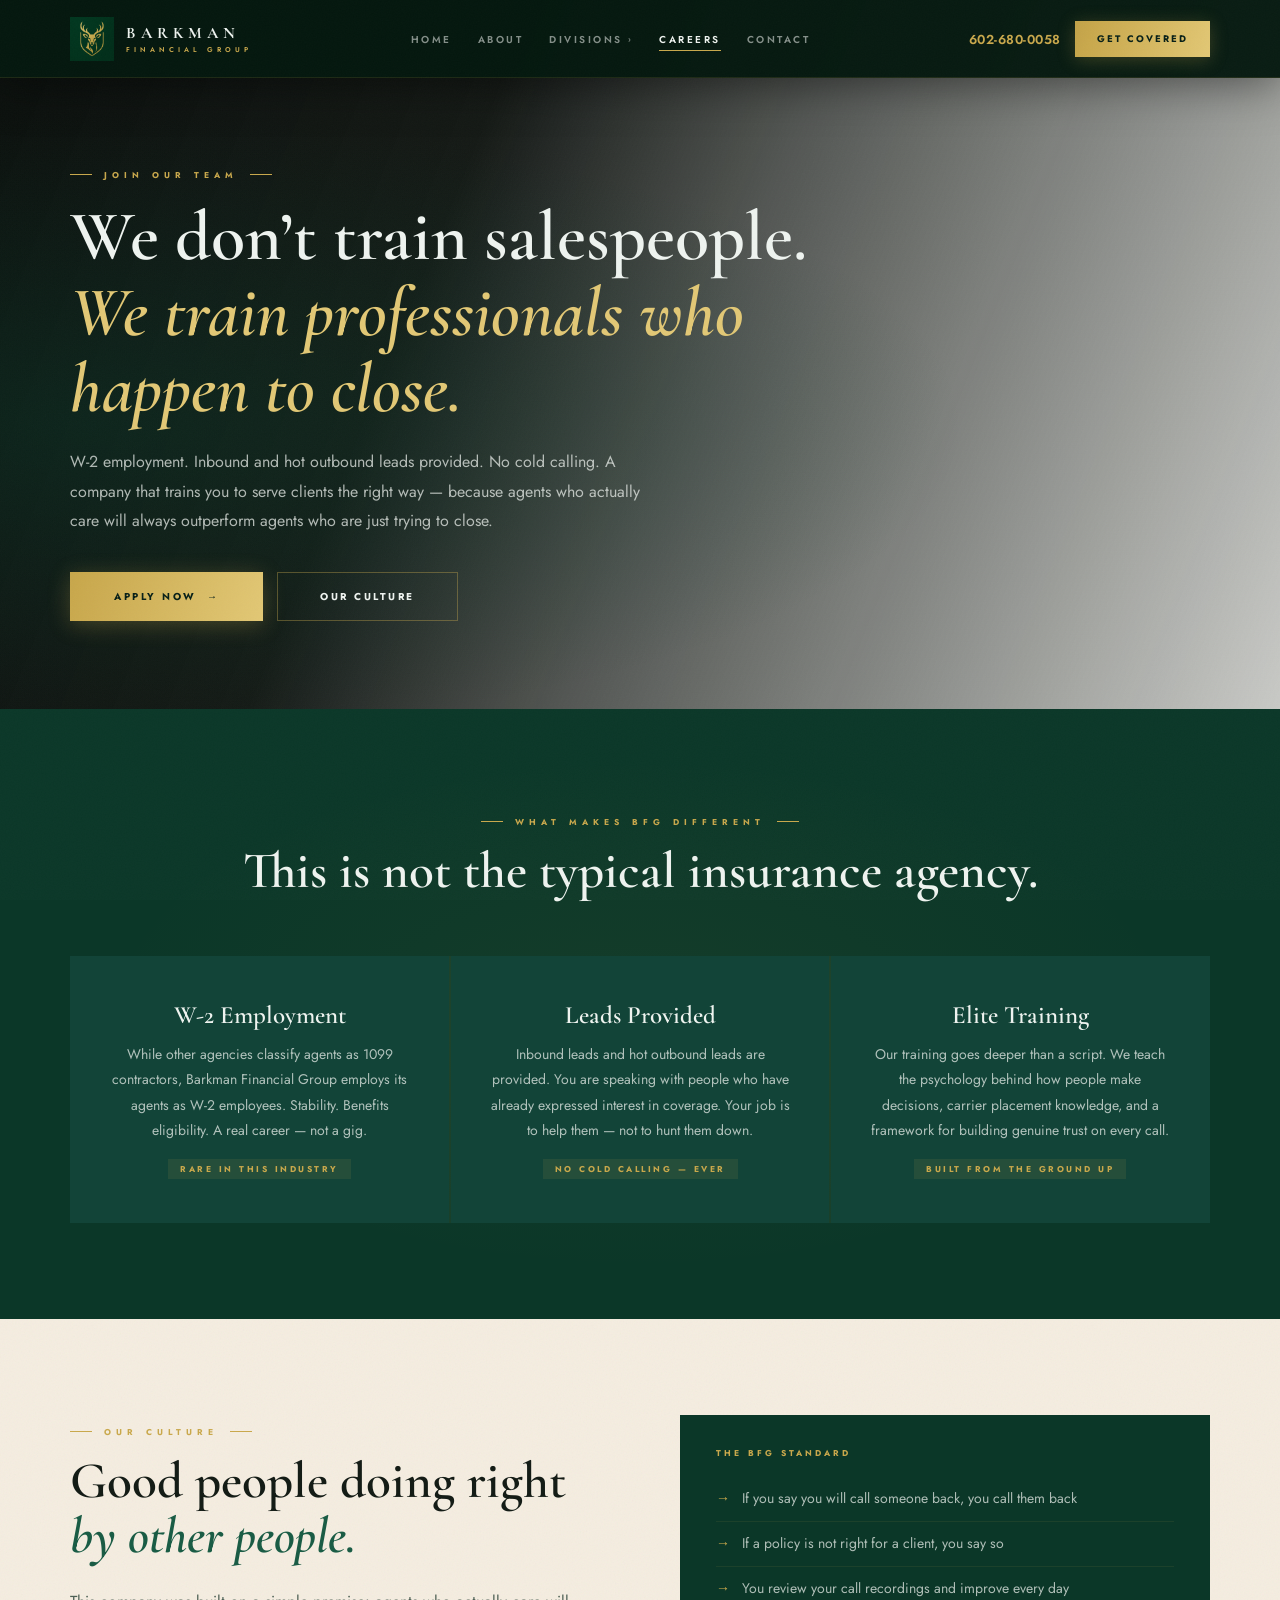
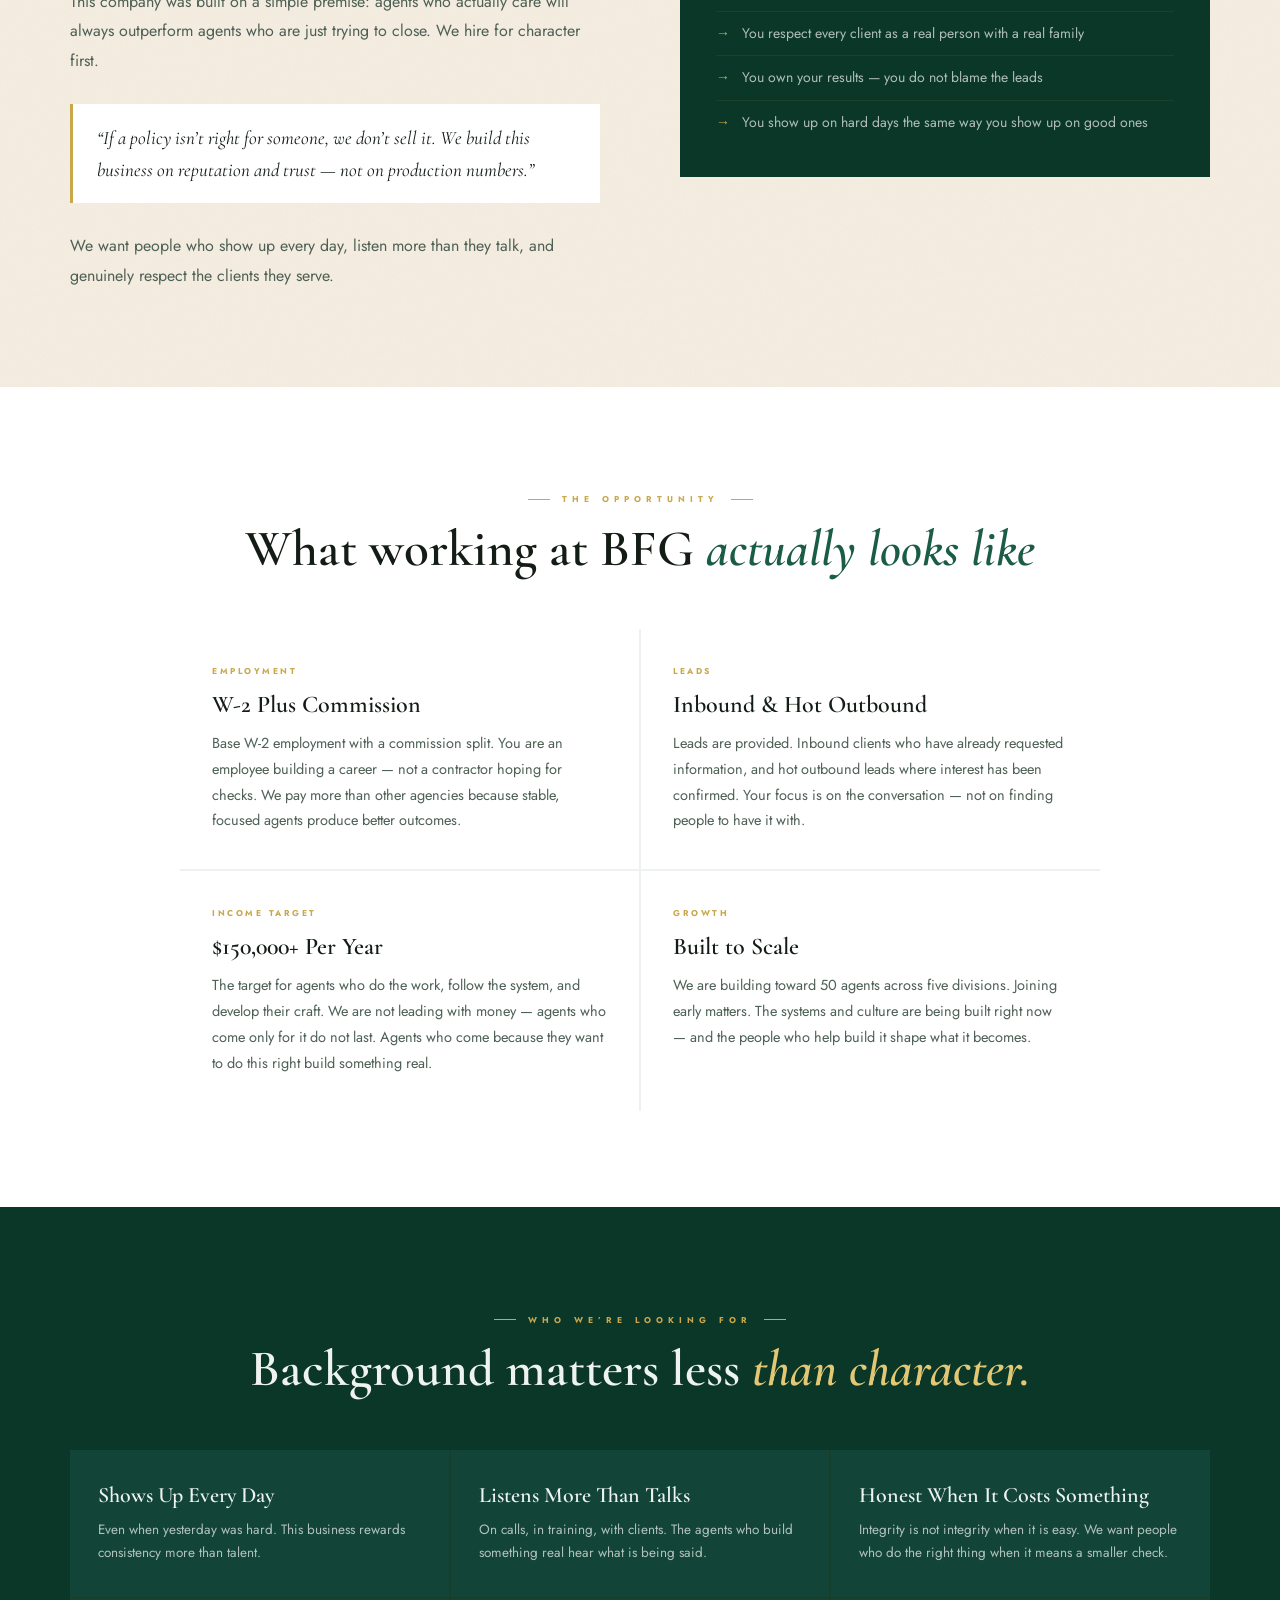
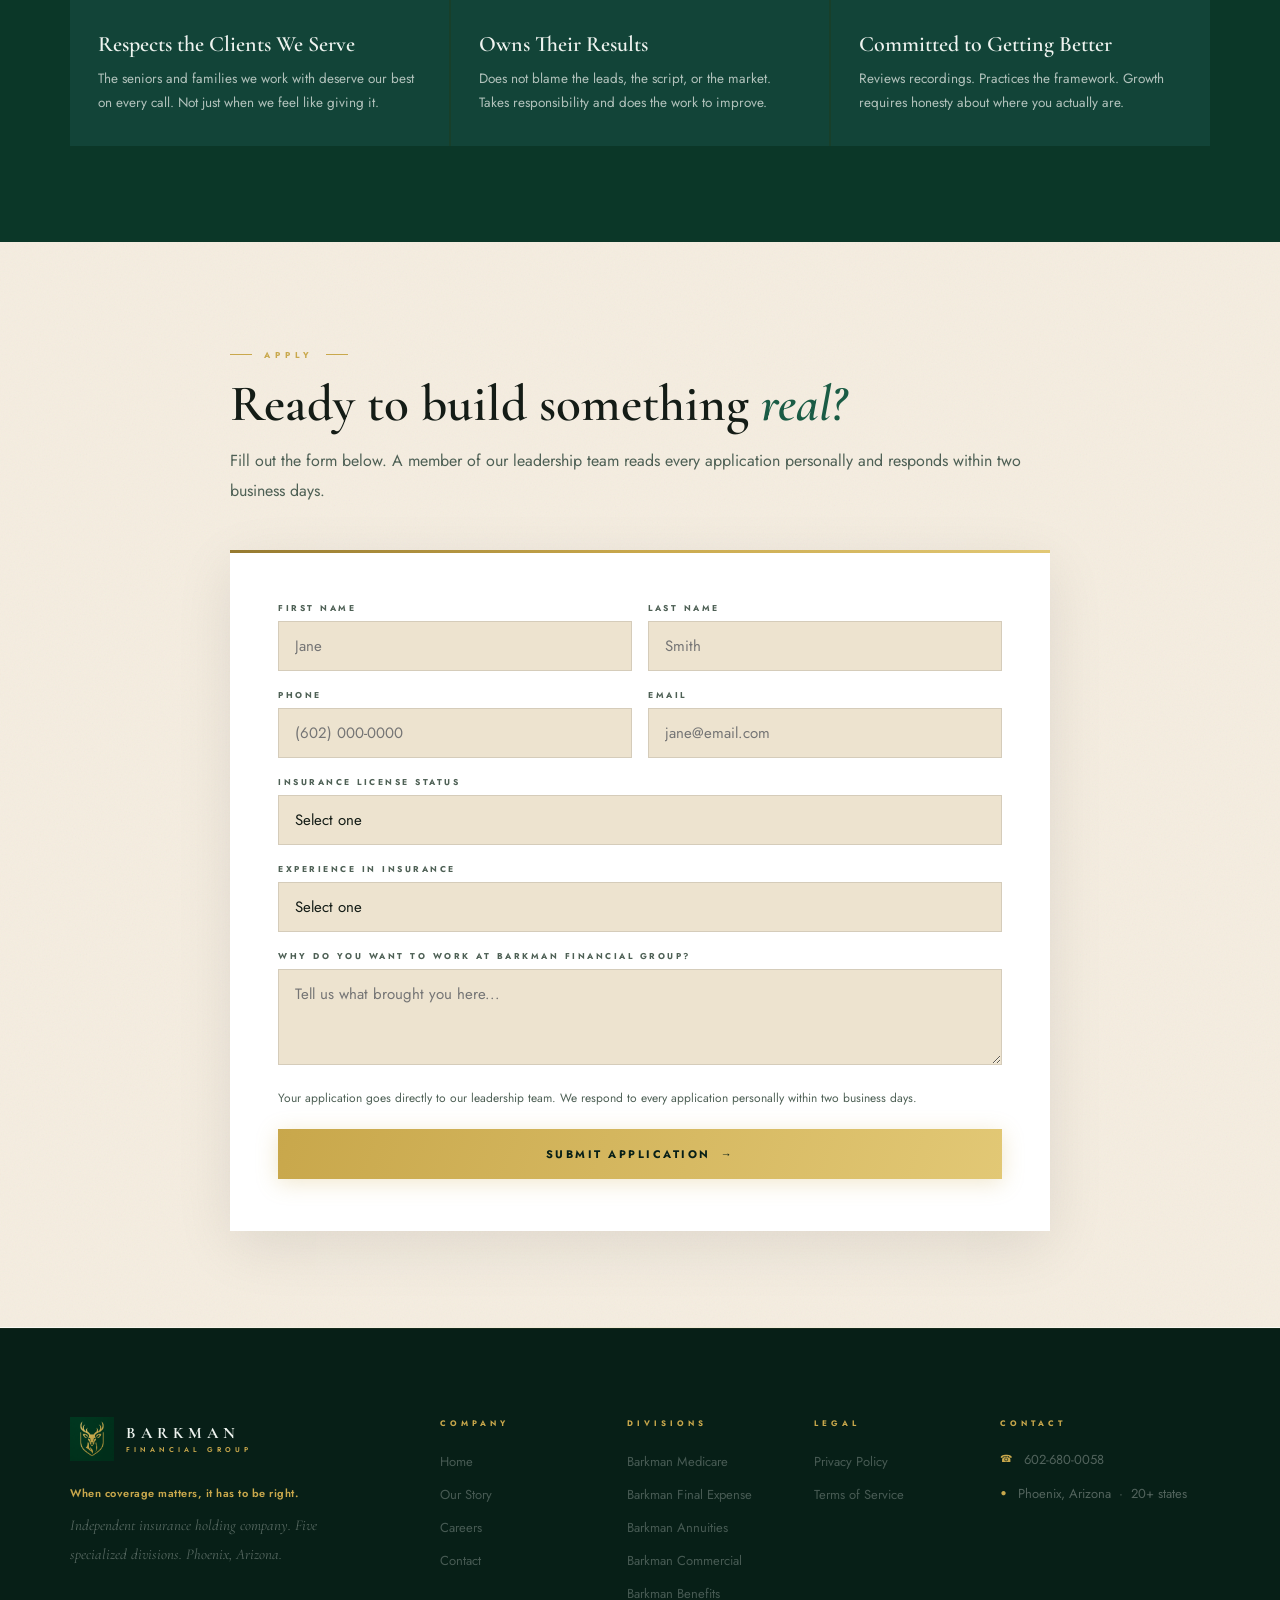
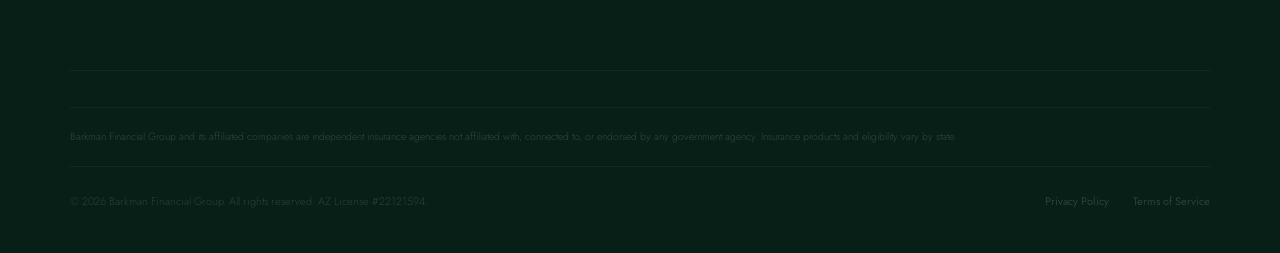
<file: careers.html>
<!DOCTYPE html>
<html lang="en">
<head>
<meta charset="UTF-8"><meta name="viewport" content="width=device-width, initial-scale=1.0">
<title>Careers &mdash; Barkman Financial Group</title>
<meta name="description" content="Join Barkman Financial Group. W-2 employment. Leads provided. No cold calling. Phoenix, AZ.">
<link rel="icon" type="image/png" href="img/logo.png">
<link rel="preconnect" href="https://fonts.googleapis.com"><link rel="preconnect" href="https://fonts.gstatic.com" crossorigin>
<link href="https://fonts.googleapis.com/css2?family=Cormorant+Garamond:ital,wght@0,400;0,600;0,700;1,400;1,600;1,700&family=Jost:wght@300;400;500;600;700&display=swap" rel="stylesheet">
<style>
*,*::before,*::after{box-sizing:border-box;margin:0;padding:0}html{scroll-behavior:smooth;font-size:16px;-webkit-text-size-adjust:100%}body{font-family:'Jost',sans-serif;background:#FAFAF6;color:#2A3830;overflow-x:hidden;-webkit-font-smoothing:antialiased}img{max-width:100%;display:block}a{color:inherit;text-decoration:none}button{font-family:inherit;cursor:pointer}
:root{--forest:#0B3728;--forest-d:#071F17;--forest-m:#124438;--forest-l:#1A5C45;--gold:#C9A84C;--gold-l:#E2C875;--gold-d:#967A30;--cream:#F5EDE0;--cream-m:#EDE3CF;--white:#FAFAF6;--tx-dk:#141C16;--tx-bd:#2A3830;--tx-mt:#4E6055;--tx-lt:#EEF3EF;--tx-dm:rgba(238,243,239,0.72);--nav-h:78px;--max:1380px;--pad:clamp(22px,5.5vw,80px)}
body::after{content:'';position:fixed;inset:0;z-index:9000;pointer-events:none;background-image:url("data:image/svg+xml,%3Csvg xmlns='http://www.w3.org/2000/svg' width='300' height='300'%3E%3Cfilter id='n'%3E%3CfeTurbulence type='fractalNoise' baseFrequency='0.75' numOctaves='4' stitchTiles='stitch'/%3E%3C/filter%3E%3Crect width='300' height='300' filter='url(%23n)' opacity='0.022'/%3E%3C/svg%3E")}
#pb{position:fixed;top:0;left:0;height:2px;width:0;background:linear-gradient(90deg,var(--gold-d),var(--gold),var(--gold-l));z-index:9999;pointer-events:none}
#nav{position:fixed;top:0;left:0;width:100%;height:var(--nav-h);z-index:1000}#nav-bg{position:absolute;inset:0;pointer-events:none;background:rgba(5,24,15,0.97);border-bottom:1px solid rgba(201,168,76,0.12);box-shadow:0 2px 48px rgba(0,0,0,0.55)}
.nav-wrap{position:relative;z-index:1;max-width:var(--max);margin:0 auto;height:100%;padding:0 var(--pad);display:flex;align-items:center;justify-content:space-between;gap:20px}
.logo{display:flex;align-items:center;gap:12px;flex-shrink:0}.logo img{width:44px;height:44px;object-fit:contain;transition:transform .5s cubic-bezier(0.34,1.56,0.64,1)}.logo:hover img{transform:rotate(8deg) scale(1.1)}.logo-t .ln{display:block;font-family:'Cormorant Garamond',serif;font-size:16px;font-weight:700;letter-spacing:5px;text-transform:uppercase;color:var(--tx-lt)}.logo-t .ls{display:block;font-size:7px;letter-spacing:4px;text-transform:uppercase;color:var(--gold);font-weight:600;margin-top:2px}
.nav-links{display:flex;align-items:center;list-style:none}.nav-links li{position:relative}
.nl,.nl-btn{display:inline-flex;align-items:center;gap:5px;padding:10px 13px;font-size:10px;font-weight:600;letter-spacing:2.5px;text-transform:uppercase;color:rgba(238,243,239,0.55);background:none;border:none;cursor:pointer;white-space:nowrap;position:relative;transition:color .2s}
.nl::after,.nl-btn::after{content:'';position:absolute;bottom:6px;left:13px;right:13px;height:1px;background:var(--gold);transform:scaleX(0);transform-origin:left;transition:transform .28s cubic-bezier(0.16,1,0.3,1)}
.nl:hover,.nl-btn:hover,.nl.on{color:var(--tx-lt)}.nl:hover::after,.nl-btn:hover::after,.nl.on::after{transform:scaleX(1)}
.chev{font-size:8px;display:inline-block;transition:transform .22s}.nl-btn[aria-expanded="true"] .chev{transform:rotate(90deg)}
.dd{display:none;position:absolute;top:calc(100% + 8px);left:50%;transform:translateX(-50%);min-width:248px;list-style:none;background:rgba(3,14,9,0.99);border:1px solid rgba(201,168,76,0.16);border-top:2px solid var(--gold);padding:10px 0;box-shadow:0 28px 80px rgba(0,0,0,0.9);z-index:9997}
.dd.open{display:block;animation:ddopen .15s ease both}@keyframes ddopen{from{opacity:0;transform:translateX(-50%) translateY(8px)}to{opacity:1;transform:translateX(-50%) translateY(0)}}
.dd a{display:block;padding:13px 26px;font-size:10px;font-weight:600;letter-spacing:2px;text-transform:uppercase;color:rgba(238,243,239,0.48);transition:color .15s,padding-left .18s,background .15s}.dd a:hover{color:var(--gold-l);padding-left:34px;background:rgba(201,168,76,0.06)}
.nav-r{display:flex;align-items:center;gap:14px;flex-shrink:0}.nav-tel{color:var(--gold);font-size:13px;font-weight:600;letter-spacing:.5px;white-space:nowrap;transition:color .2s}.nav-tel:hover{color:var(--gold-l)}
.nav-cta{font-size:9.5px;font-weight:700;letter-spacing:2px;text-transform:uppercase;background:linear-gradient(110deg,var(--gold-d),var(--gold) 55%,var(--gold-l));background-size:200% 100%;background-position:100%;color:var(--forest-d);padding:11px 22px;border:none;transition:background-position .4s,transform .25s,box-shadow .25s;box-shadow:0 3px 18px rgba(201,168,76,0.25)}.nav-cta:hover{background-position:0;transform:translateY(-2px);box-shadow:0 8px 28px rgba(201,168,76,0.4)}
.ham{display:none;flex-direction:column;gap:5px;background:none;border:none;padding:5px;flex-shrink:0}.ham span{display:block;height:1.5px;background:var(--gold);transition:all .35s;transform-origin:center}.ham span:nth-child(1){width:22px}.ham span:nth-child(2){width:14px;margin-left:8px}.ham span:nth-child(3){width:22px}.ham.open span:nth-child(1){transform:rotate(45deg) translateY(4.5px);width:22px}.ham.open span:nth-child(2){opacity:0;width:0}.ham.open span:nth-child(3){transform:rotate(-45deg) translateY(-4.5px)}
.mnav{display:none;position:fixed;inset:0;z-index:980;background:var(--forest-d);flex-direction:column;align-items:center;justify-content:center;padding:80px 24px 40px;overflow-y:auto}.mnav.open{display:flex;animation:mopen .3s ease both}@keyframes mopen{from{opacity:0}to{opacity:1}}
.ml{font-family:'Cormorant Garamond',serif;font-size:clamp(28px,6vw,46px);font-weight:600;color:rgba(238,243,239,0.35);letter-spacing:2px;padding:7px 0;transition:color .2s,transform .2s}.ml:hover{color:var(--gold);transform:translateX(8px)}.mnav.open .ml{animation:mlin .45s cubic-bezier(0.16,1,0.3,1) both}.mnav.open .ml:nth-child(1){animation-delay:.04s}.mnav.open .ml:nth-child(2){animation-delay:.08s}.mnav.open .ml:nth-child(3){animation-delay:.12s}.mnav.open .ml:nth-child(4){animation-delay:.16s}.mnav.open .ml:nth-child(5){animation-delay:.20s}.mnav.open .ml:nth-child(6){animation-delay:.24s}.mnav.open .ml:nth-child(7){animation-delay:.28s}.mnav.open .ml:nth-child(8){animation-delay:.32s}.mnav.open .ml:nth-child(9){animation-delay:.36s}@keyframes mlin{from{opacity:0;transform:translateY(14px)}to{opacity:1;transform:none}}
.mrule{width:36px;height:1px;background:rgba(201,168,76,0.18);margin:12px 0}.mtel{color:var(--gold);font-size:clamp(18px,4vw,26px);font-weight:600;margin-top:6px}.mcta{margin-top:20px}
.btn{display:inline-flex;align-items:center;gap:10px;font-family:'Jost',sans-serif;font-weight:700;font-size:10px;letter-spacing:2.5px;text-transform:uppercase;border:none;cursor:pointer;transition:transform .3s cubic-bezier(0.16,1,0.3,1),box-shadow .3s,background-position .4s}.ba{display:inline-block;transition:transform .3s}.btn:hover .ba{transform:translateX(5px)}
.btn-g{background:linear-gradient(110deg,var(--gold-d),var(--gold) 55%,var(--gold-l));background-size:220% 100%;background-position:100%;color:var(--forest-d);padding:17px 44px;box-shadow:0 4px 22px rgba(201,168,76,0.28)}.btn-g:hover{background-position:0;transform:translateY(-3px);box-shadow:0 14px 48px rgba(201,168,76,0.44)}
.btn-o{background:transparent;border:1.5px solid rgba(201,168,76,0.38);color:var(--tx-lt);padding:16px 42px}.btn-o:hover{border-color:var(--gold);background:rgba(201,168,76,0.07);transform:translateY(-3px);color:var(--gold-l)}
.eyebrow{display:inline-flex;align-items:center;gap:12px;font-size:8.5px;font-weight:700;letter-spacing:5px;text-transform:uppercase;color:var(--gold)}.eyebrow::before,.eyebrow::after{content:'';flex-shrink:0;width:22px;height:1px;background:currentColor}
.st{font-family:'Cormorant Garamond',serif;font-size:clamp(30px,4vw,58px);font-weight:600;line-height:1.08;color:var(--tx-dk)}.st em{font-style:italic;color:var(--forest-l)}.st.lt{color:var(--tx-lt)}.st.lt em{color:var(--gold-l)}
.sb{font-size:16px;line-height:1.87;color:var(--tx-mt);font-weight:400}.sb.lt{color:var(--tx-dm)}
.gbar{display:block;width:52px;height:2px;background:linear-gradient(90deg,var(--gold-d),var(--gold));margin:24px 0}
.divider{height:1px;background:linear-gradient(90deg,transparent,rgba(201,168,76,0.2),transparent)}
#btt{position:fixed;bottom:30px;right:30px;z-index:500;width:46px;height:46px;border-radius:50%;background:var(--forest-m);border:1px solid rgba(201,168,76,0.25);display:flex;align-items:center;justify-content:center;color:var(--gold);font-size:17px;opacity:0;pointer-events:none;transform:translateY(10px);transition:opacity .3s,transform .3s,background .2s;box-shadow:0 4px 20px rgba(0,0,0,0.3)}#btt.vis{opacity:1;pointer-events:all;transform:none}#btt:hover{background:var(--forest-l);border-color:var(--gold);transform:translateY(-3px)}
.r{opacity:0;transform:translateY(26px);transition:opacity .95s cubic-bezier(0.16,1,0.3,1),transform .95s cubic-bezier(0.16,1,0.3,1)}.r.rl{transform:translateX(-20px)}.r.rr{transform:translateX(20px)}.r.visible{opacity:1;transform:none}.d1{transition-delay:.08s}.d2{transition-delay:.17s}.d3{transition-delay:.27s}.d4{transition-delay:.38s}
footer{background:var(--forest-d);border-top:1px solid rgba(201,168,76,0.08);padding:88px var(--pad) 44px}.ft{max-width:var(--max);margin:0 auto}
.ft-top{display:grid;grid-template-columns:2.4fr 1fr 1fr 1fr 1.6fr;gap:56px;padding-bottom:56px;border-bottom:1px solid rgba(201,168,76,0.07);margin-bottom:36px}
.ft-logo-wrap{display:inline-flex;align-items:center;gap:12px;margin-bottom:22px}.ft-logo-wrap img{width:44px;height:44px;object-fit:contain}
.ft-tag{font-family:'Cormorant Garamond',serif;font-size:15px;font-style:italic;line-height:1.88;color:rgba(238,243,239,0.35);max-width:280px}.ft-tag strong{display:block;font-family:'Jost',sans-serif;font-style:normal;font-size:11px;font-weight:600;color:var(--gold);letter-spacing:.5px;margin-bottom:8px}
.ft-col-h{font-size:8px;letter-spacing:4px;text-transform:uppercase;color:var(--gold);font-weight:700;margin-bottom:20px}.ft-col ul{list-style:none}.ft-col li{margin-bottom:10px}.ft-col a{color:rgba(238,243,239,0.28);font-size:13px;font-weight:400;transition:color .18s,padding-left .2s;display:inline-block}.ft-col a:hover{color:var(--gold-l);padding-left:5px}
.ft-row{display:flex;gap:12px;align-items:flex-start;margin-bottom:13px}.ft-ico{color:var(--gold);font-size:10px;flex-shrink:0;margin-top:2px;font-style:normal}.ft-txt{color:rgba(238,243,239,0.32);font-size:13px;line-height:1.65}.ft-txt a{color:inherit;transition:color .18s}.ft-txt a:hover{color:var(--gold-l)}
.ft-comp{border-top:1px solid rgba(201,168,76,0.07);border-bottom:1px solid rgba(201,168,76,0.07);padding:20px 0;margin-bottom:26px}.ft-comp p{font-size:10.5px;color:rgba(238,243,239,0.18);line-height:1.75;margin-bottom:8px;font-weight:300}.ft-comp p:last-child{margin-bottom:0}.ft-comp a{color:rgba(238,243,239,0.28);text-decoration:underline}.ft-comp a:hover{color:var(--gold)}
.ft-bot{display:flex;align-items:center;justify-content:space-between;flex-wrap:wrap;gap:14px}.ft-copy{font-size:11px;color:rgba(238,243,239,0.16);font-weight:300}.ft-legal{display:flex;gap:24px}.ft-legal a{font-size:11px;color:rgba(238,243,239,0.16);transition:color .18s}.ft-legal a:hover{color:var(--gold)}
/* PAGE SPECIFIC */
.pg-hero{position:relative;min-height:72vh;display:flex;align-items:center;overflow:hidden;padding:calc(var(--nav-h) + 80px) var(--pad) 88px;background:linear-gradient(112deg,rgba(3,8,5,0.97)0%,rgba(3,8,5,0.93)34%,rgba(3,8,5,0.68)54%,rgba(3,8,5,0.2)100%),url('https://images.unsplash.com/photo-1522071820081-009f0129c71c?w=1800&q=85&fit=crop')center/cover}
.pg-hero::before{content:'';position:absolute;inset:0;background:radial-gradient(ellipse at 7% 60%,rgba(11,55,40,0.48) 0%,transparent 52%);pointer-events:none}
.pg-hero-inner{position:relative;z-index:1;max-width:760px}
.sec{padding:96px var(--pad)}
.sec-inner{max-width:var(--max);margin:0 auto}
.diff-grid{display:grid;grid-template-columns:repeat(3,1fr);gap:2px;background:rgba(201,168,76,0.07);margin-top:56px}
.diff-card{background:var(--forest-m);padding:44px 36px;text-align:center;transition:background .3s;cursor:default}.diff-card:hover{background:var(--forest-l)}
.dc-t{font-family:'Cormorant Garamond',serif;font-size:25px;font-weight:600;color:var(--tx-lt);margin-bottom:12px}
.dc-b{font-size:14px;line-height:1.82;color:var(--tx-dm);font-weight:400}
.dc-tag{display:inline-block;margin-top:16px;font-size:8.5px;letter-spacing:2.5px;text-transform:uppercase;color:var(--gold);font-weight:700;padding:4px 12px;background:rgba(201,168,76,0.1)}
.culture-grid{display:grid;grid-template-columns:1fr 1fr;gap:80px;align-items:start}
.cult-bq{border-left:3px solid var(--gold);padding:18px 24px;background:white;margin:28px 0;font-family:'Cormorant Garamond',serif;font-size:19px;font-style:italic;color:var(--tx-dk);line-height:1.65}
.cult-stds{background:var(--forest);padding:32px 36px}
.cs-h{font-size:8.5px;letter-spacing:3px;text-transform:uppercase;color:var(--gold);font-weight:700;margin-bottom:18px}
.cs-row{display:flex;gap:12px;align-items:flex-start;padding:11px 0;border-bottom:1px solid rgba(201,168,76,0.09);font-size:14px;color:rgba(238,243,239,0.72);font-weight:400;line-height:1.55}.cs-row:last-child{border-bottom:none}.cs-row::before{content:'\2192';color:var(--gold);flex-shrink:0;font-weight:700}
.struct-grid{display:grid;grid-template-columns:repeat(2,1fr);gap:2px;background:rgba(11,55,40,0.07);max-width:920px;margin:52px auto 0}
.si{background:white;padding:36px 32px}.si-n{font-size:8.5px;letter-spacing:2.5px;text-transform:uppercase;color:var(--gold);font-weight:700;margin-bottom:13px}.si-t{font-family:'Cormorant Garamond',serif;font-size:24px;font-weight:600;color:var(--tx-dk);margin-bottom:11px}.si-b{font-size:14.5px;color:var(--tx-mt);font-weight:400;line-height:1.78}
.traits-grid{display:grid;grid-template-columns:repeat(3,1fr);gap:2px;background:rgba(201,168,76,0.07);margin-top:52px}
.trait{background:var(--forest-m);padding:32px 28px;transition:background .3s;cursor:default}.trait:hover{background:var(--forest-l)}.trait-t{font-family:'Cormorant Garamond',serif;font-size:22px;font-weight:600;color:var(--tx-lt);margin-bottom:10px}.trait-b{font-size:13.5px;line-height:1.75;color:var(--tx-dm);font-weight:400}
.apply-sec{padding:96px var(--pad)}
.apply-inner{max-width:820px;margin:0 auto}
.apply-form{background:white;padding:52px 48px;box-shadow:0 16px 56px rgba(0,0,0,0.09);position:relative}
.apply-form::before{content:'';position:absolute;top:0;left:0;right:0;height:3px;background:linear-gradient(90deg,var(--gold-d),var(--gold),var(--gold-l))}
.frow{display:grid;grid-template-columns:1fr 1fr;gap:16px}
.fg{margin-bottom:18px}
.fl{display:block;font-size:8.5px;letter-spacing:2.5px;text-transform:uppercase;font-weight:700;color:var(--tx-mt);margin-bottom:7px}
.fi,.fsel,.fta{width:100%;padding:13px 16px;border:1.5px solid rgba(0,0,0,0.1);background:var(--cream-m);font-family:'Jost',sans-serif;font-size:15px;font-weight:400;color:var(--tx-dk);transition:border-color .2s,background .2s;outline:none;appearance:none;-webkit-appearance:none}
.fi:focus,.fsel:focus,.fta:focus{border-color:var(--forest);background:white}.fta{resize:vertical;min-height:96px}
.fnote{font-size:12px;color:var(--tx-mt);font-weight:400;line-height:1.65;margin-bottom:20px}
.fsub{width:100%;padding:17px;font-size:11px;justify-content:center}
.fsuccess{display:none;text-align:center;padding:44px 20px}
.fsi{width:66px;height:66px;border:2px solid var(--gold);border-radius:50%;display:flex;align-items:center;justify-content:center;font-size:26px;margin:0 auto 20px;color:var(--gold)}
.fsuccess h4{font-family:'Cormorant Garamond',serif;font-size:28px;font-weight:600;color:var(--tx-dk);margin-bottom:10px}.fsuccess p{font-size:15px;color:var(--tx-mt);font-weight:400;line-height:1.7}
@media(max-width:900px){.nav-links,.nav-tel{display:none}.ham{display:flex}:root{--pad:clamp(20px,6vw,44px)}.diff-grid{grid-template-columns:1fr}.culture-grid{grid-template-columns:1fr;gap:44px}.struct-grid{grid-template-columns:1fr}.traits-grid{grid-template-columns:1fr 1fr}.apply-form{padding:36px 28px}.frow{grid-template-columns:1fr}footer{padding:60px var(--pad) 36px}.ft-top{grid-template-columns:1fr 1fr;gap:28px}.ft-brand{grid-column:1/-1}}
@media(max-width:640px){.traits-grid{grid-template-columns:1fr}.ft-top{grid-template-columns:1fr}.ft-bot{flex-direction:column;align-items:flex-start}}
</style>
</head>
<body id="top">
<div id="pb"></div><a href="#top" id="btt">&#8593;</a>
<div id="mnav" class="mnav"><a href="index.html" class="ml">Home</a><a href="about.html" class="ml">About</a><div class="mrule"></div><a href="https://barkmanmedicare.com" class="ml" target="_blank" rel="noopener">Medicare</a><a href="https://barkmanfinalexpense.com" class="ml" target="_blank" rel="noopener">Final Expense</a><a href="https://barkmanannuities.com" class="ml" target="_blank" rel="noopener">Annuities</a><a href="https://barkmancommercial.com" class="ml" target="_blank" rel="noopener">Commercial</a><a href="https://barkmanbenefits.com" class="ml" target="_blank" rel="noopener">Benefits</a><div class="mrule"></div><a href="careers.html" class="ml on">Careers</a><a href="contact.html" class="ml">Contact</a><div class="mrule"></div><a href="tel:6026800058" class="mtel">602&#8209;680&#8209;0058</a><div class="mcta"><a href="contact.html" class="btn btn-g">Get a Free Consultation <span class="ba">&#8594;</span></a></div></div>
<nav id="nav"><div id="nav-bg"></div><div class="nav-wrap"><a href="index.html" class="logo"><img src="img/logo.png" alt="BFG" width="44" height="44" loading="eager"><div class="logo-t"><span class="ln">BARKMAN</span><span class="ls">Financial Group</span></div></a><ul class="nav-links"><li><a href="index.html" class="nl">Home</a></li><li><a href="about.html" class="nl">About</a></li><li><button class="nl-btn" id="dd-btn" type="button" aria-haspopup="true" aria-expanded="false" aria-controls="dd-menu">Divisions <span class="chev">&#8250;</span></button><ul class="dd" id="dd-menu"><li><a href="https://barkmanmedicare.com" target="_blank" rel="noopener">Barkman Medicare</a></li><li><a href="https://barkmanfinalexpense.com" target="_blank" rel="noopener">Barkman Final Expense</a></li><li><a href="https://barkmanannuities.com" target="_blank" rel="noopener">Barkman Annuities</a></li><li><a href="https://barkmancommercial.com" target="_blank" rel="noopener">Barkman Commercial &amp; Cyber</a></li><li><a href="https://barkmanbenefits.com" target="_blank" rel="noopener">Barkman Benefits</a></li></ul></li><li><a href="careers.html" class="nl on">Careers</a></li><li><a href="contact.html" class="nl">Contact</a></li></ul><div class="nav-r"><a href="tel:6026800058" class="nav-tel">602&#8209;680&#8209;0058</a><a href="contact.html" class="nav-cta">Get Covered</a><button class="ham" id="ham" type="button" aria-label="Menu"><span></span><span></span><span></span></button></div></div></nav>

<section class="pg-hero">
  <div class="pg-hero-inner">
    <div class="eyebrow" style="color:var(--gold);margin-bottom:18px">Join Our Team</div>
    <h1 class="st lt" style="font-size:clamp(40px,5.5vw,80px)">We don&rsquo;t train salespeople.<br><em>We train professionals who happen to close.</em></h1>
    <p class="sb lt" style="max-width:580px;margin-top:20px">W-2 employment. Inbound and hot outbound leads provided. No cold calling. A company that trains you to serve clients the right way &mdash; because agents who actually care will always outperform agents who are just trying to close.</p>
    <div style="display:flex;gap:14px;flex-wrap:wrap;margin-top:36px"><a href="#apply" class="btn btn-g">Apply Now <span class="ba">&#8594;</span></a><a href="#culture" class="btn btn-o">Our Culture</a></div>
  </div>
</section>

<section class="sec" style="background:var(--forest);position:relative;overflow:hidden">
  <div style="position:absolute;inset:0;background:radial-gradient(ellipse at 50% 50%,rgba(201,168,76,0.05) 0%,transparent 60%);pointer-events:none"></div>
  <div class="sec-inner" style="position:relative;z-index:1">
    <div style="text-align:center;margin-bottom:16px"><div class="eyebrow r" style="justify-content:center;color:var(--gold)">What Makes BFG Different</div><h2 class="st lt r d1" style="margin-top:16px">This is not the typical insurance agency.</h2></div>
    <div class="diff-grid">
      <div class="diff-card r"><h3 class="dc-t">W-2 Employment</h3><p class="dc-b">While other agencies classify agents as 1099 contractors, Barkman Financial Group employs its agents as W-2 employees. Stability. Benefits eligibility. A real career &mdash; not a gig.</p><span class="dc-tag">Rare in this industry</span></div>
      <div class="diff-card r d1"><h3 class="dc-t">Leads Provided</h3><p class="dc-b">Inbound leads and hot outbound leads are provided. You are speaking with people who have already expressed interest in coverage. Your job is to help them &mdash; not to hunt them down.</p><span class="dc-tag">No cold calling &mdash; ever</span></div>
      <div class="diff-card r d2"><h3 class="dc-t">Elite Training</h3><p class="dc-b">Our training goes deeper than a script. We teach the psychology behind how people make decisions, carrier placement knowledge, and a framework for building genuine trust on every call.</p><span class="dc-tag">Built from the ground up</span></div>
    </div>
  </div>
</section>

<section class="sec" id="culture" style="background:var(--cream);background-image:url('data:image/svg+xml,%3Csvg xmlns=\'http://www.w3.org/2000/svg\' width=\'500\' height=\'500\'%3E%3Cfilter id=\'t\'%3E%3CfeTurbulence type=\'fractalNoise\' baseFrequency=\'0.65\' numOctaves=\'4\' stitchTiles=\'stitch\'/%3E%3C/filter%3E%3Crect width=\'500\' height=\'500\' filter=\'url(%23t)\' opacity=\'0.055\'/%3E%3C/svg%3E')">
  <div class="sec-inner"><div class="culture-grid">
    <div class="r rl"><div class="eyebrow" style="margin-bottom:16px">Our Culture</div><h2 class="st" style="margin-bottom:22px">Good people doing right<br><em>by other people.</em></h2><p class="sb">This company was built on a simple premise: agents who actually care will always outperform agents who are just trying to close. We hire for character first.</p><div class="cult-bq">&ldquo;If a policy isn&rsquo;t right for someone, we don&rsquo;t sell it. We build this business on reputation and trust &mdash; not on production numbers.&rdquo;</div><p class="sb">We want people who show up every day, listen more than they talk, and genuinely respect the clients they serve.</p></div>
    <div class="r rr d1"><div class="cult-stds"><div class="cs-h">The BFG Standard</div><div class="cs-row">If you say you will call someone back, you call them back</div><div class="cs-row">If a policy is not right for a client, you say so</div><div class="cs-row">You review your call recordings and improve every day</div><div class="cs-row">You respect every client as a real person with a real family</div><div class="cs-row">You own your results &mdash; you do not blame the leads</div><div class="cs-row">You show up on hard days the same way you show up on good ones</div></div></div>
  </div></div>
</section>

<section class="sec" style="background:white">
  <div class="sec-inner">
    <div style="text-align:center"><div class="eyebrow r" style="justify-content:center">The Opportunity</div><h2 class="st r d1" style="margin-top:16px;color:var(--tx-dk)">What working at BFG <em>actually looks like</em></h2></div>
    <div class="struct-grid">
      <div class="si r"><div class="si-n">Employment</div><h3 class="si-t">W-2 Plus Commission</h3><p class="si-b">Base W-2 employment with a commission split. You are an employee building a career &mdash; not a contractor hoping for checks. We pay more than other agencies because stable, focused agents produce better outcomes.</p></div>
      <div class="si r d1"><div class="si-n">Leads</div><h3 class="si-t">Inbound &amp; Hot Outbound</h3><p class="si-b">Leads are provided. Inbound clients who have already requested information, and hot outbound leads where interest has been confirmed. Your focus is on the conversation &mdash; not on finding people to have it with.</p></div>
      <div class="si r d2"><div class="si-n">Income Target</div><h3 class="si-t">$150,000+ Per Year</h3><p class="si-b">The target for agents who do the work, follow the system, and develop their craft. We are not leading with money &mdash; agents who come only for it do not last. Agents who come because they want to do this right build something real.</p></div>
      <div class="si r d3"><div class="si-n">Growth</div><h3 class="si-t">Built to Scale</h3><p class="si-b">We are building toward 50 agents across five divisions. Joining early matters. The systems and culture are being built right now &mdash; and the people who help build it shape what it becomes.</p></div>
    </div>
  </div>
</section>

<section class="sec" style="background:var(--forest)">
  <div class="sec-inner">
    <div style="text-align:center"><div class="eyebrow r" style="justify-content:center;color:var(--gold)">Who We&rsquo;re Looking For</div><h2 class="st lt r d1" style="margin-top:16px">Background matters less <em>than character.</em></h2></div>
    <div class="traits-grid">
      <div class="trait r"><h3 class="trait-t">Shows Up Every Day</h3><p class="trait-b">Even when yesterday was hard. This business rewards consistency more than talent.</p></div>
      <div class="trait r d1"><h3 class="trait-t">Listens More Than Talks</h3><p class="trait-b">On calls, in training, with clients. The agents who build something real hear what is being said.</p></div>
      <div class="trait r d2"><h3 class="trait-t">Honest When It Costs Something</h3><p class="trait-b">Integrity is not integrity when it is easy. We want people who do the right thing when it means a smaller check.</p></div>
      <div class="trait r d3"><h3 class="trait-t">Respects the Clients We Serve</h3><p class="trait-b">The seniors and families we work with deserve our best on every call. Not just when we feel like giving it.</p></div>
      <div class="trait r d4"><h3 class="trait-t">Owns Their Results</h3><p class="trait-b">Does not blame the leads, the script, or the market. Takes responsibility and does the work to improve.</p></div>
      <div class="trait r d5"><h3 class="trait-t">Committed to Getting Better</h3><p class="trait-b">Reviews recordings. Practices the framework. Growth requires honesty about where you actually are.</p></div>
    </div>
  </div>
</section>

<section class="apply-sec" id="apply" style="background:var(--cream);background-image:url('data:image/svg+xml,%3Csvg xmlns=\'http://www.w3.org/2000/svg\' width=\'500\' height=\'500\'%3E%3Cfilter id=\'t\'%3E%3CfeTurbulence type=\'fractalNoise\' baseFrequency=\'0.65\' numOctaves=\'4\' stitchTiles=\'stitch\'/%3E%3C/filter%3E%3Crect width=\'500\' height=\'500\' filter=\'url(%23t)\' opacity=\'0.055\'/%3E%3C/svg%3E')">
  <div class="apply-inner">
    <div class="eyebrow r" style="margin-bottom:16px">Apply</div>
    <h2 class="st r d1" style="color:var(--tx-dk)">Ready to build something <em>real?</em></h2>
    <p class="sb r d2" style="margin-top:14px">Fill out the form below. A member of our leadership team reads every application personally and responds within two business days.</p>
    <div class="apply-form r d2" style="margin-top:44px">
      <form id="applyForm" action="https://formspree.io/f/YOUR_FORM_ID" method="POST">
        <div class="frow"><div class="fg"><label class="fl" for="fn">First Name</label><input class="fi" type="text" id="fn" name="firstName" placeholder="Jane" required></div><div class="fg"><label class="fl" for="ln">Last Name</label><input class="fi" type="text" id="ln" name="lastName" placeholder="Smith" required></div></div>
        <div class="frow"><div class="fg"><label class="fl" for="ph">Phone</label><input class="fi" type="tel" id="ph" name="phone" placeholder="(602) 000-0000" required></div><div class="fg"><label class="fl" for="em">Email</label><input class="fi" type="email" id="em" name="email" placeholder="jane@email.com" required></div></div>
        <div class="fg"><label class="fl" for="lic">Insurance License Status</label><select class="fsel" id="lic" name="licenseStatus"><option value="">Select one</option><option>Currently licensed</option><option>In process of getting licensed</option><option>Not yet licensed</option></select></div>
        <div class="fg"><label class="fl" for="exp">Experience in Insurance</label><select class="fsel" id="exp" name="experience"><option value="">Select one</option><option>No experience &mdash; new to the industry</option><option>Less than 1 year</option><option>1&ndash;3 years</option><option>3&ndash;5 years</option><option>5+ years</option></select></div>
        <div class="fg"><label class="fl" for="why">Why do you want to work at Barkman Financial Group?</label><textarea class="fta" id="why" name="why" placeholder="Tell us what brought you here..."></textarea></div>
        <input type="hidden" name="_subject" value="Agent Application - Barkman Financial Group">
        <p class="fnote">Your application goes directly to our leadership team. We respond to every application personally within two business days.</p>
        <button type="submit" class="btn btn-g fsub">Submit Application <span class="ba">&#8594;</span></button>
      </form>
      <div class="fsuccess" id="applySuccess"><div class="fsi">&#10003;</div><h4>Application received.</h4><p>Thank you. A member of our team will reach out within two business days.</p></div>
    </div>
  </div>
</section>

<div class="divider"></div>
<footer><div class="ft"><div class="ft-top"><div class="ft-brand"><div class="ft-logo-wrap"><img src="img/logo.png" alt="BFG" width="44" height="44" loading="lazy"><div class="logo-t"><span class="ln">BARKMAN</span><span class="ls">Financial Group</span></div></div><p class="ft-tag"><strong>When coverage matters, it has to be right.</strong>Independent insurance holding company. Five specialized divisions. Phoenix, Arizona.</p></div><div class="ft-col"><div class="ft-col-h">Company</div><ul><li><a href="index.html">Home</a></li><li><a href="about.html">Our Story</a></li><li><a href="careers.html">Careers</a></li><li><a href="contact.html">Contact</a></li></ul></div><div class="ft-col"><div class="ft-col-h">Divisions</div><ul><li><a href="https://barkmanmedicare.com" target="_blank" rel="noopener">Barkman Medicare</a></li><li><a href="https://barkmanfinalexpense.com" target="_blank" rel="noopener">Barkman Final Expense</a></li><li><a href="https://barkmanannuities.com" target="_blank" rel="noopener">Barkman Annuities</a></li><li><a href="https://barkmancommercial.com" target="_blank" rel="noopener">Barkman Commercial</a></li><li><a href="https://barkmanbenefits.com" target="_blank" rel="noopener">Barkman Benefits</a></li></ul></div><div class="ft-col"><div class="ft-col-h">Legal</div><ul><li><a href="privacy.html">Privacy Policy</a></li><li><a href="terms.html">Terms of Service</a></li></ul></div><div class="ft-col"><div class="ft-col-h">Contact</div><div class="ft-row"><i class="ft-ico">&#9742;</i><span class="ft-txt"><a href="tel:6026800058">602&#8209;680&#8209;0058</a></span></div><div class="ft-row"><i class="ft-ico">&#9679;</i><span class="ft-txt">Phoenix, Arizona &nbsp;&middot;&nbsp; 20+ states</span></div></div></div><div class="ft-comp"><p>Barkman Financial Group and its affiliated companies are independent insurance agencies not affiliated with, connected to, or endorsed by any government agency. Insurance products and eligibility vary by state.</p></div><div class="ft-bot"><p class="ft-copy">&copy; 2026 Barkman Financial Group. All rights reserved. AZ License #22121594.</p><div class="ft-legal"><a href="privacy.html">Privacy Policy</a><a href="terms.html">Terms of Service</a></div></div></div></footer>

<script>
(function(){
  var pb=document.getElementById('pb');window.addEventListener('scroll',function(){var d=document.documentElement;if(pb)pb.style.width=Math.min(d.scrollTop/(d.scrollHeight-d.clientHeight)*100,100)+'%'},{passive:true});
  var ddBtn=document.getElementById('dd-btn'),ddMenu=document.getElementById('dd-menu');if(ddBtn&&ddMenu){function cDD(){ddMenu.classList.remove('open');ddBtn.setAttribute('aria-expanded','false')}function oDD(){ddMenu.classList.add('open');ddBtn.setAttribute('aria-expanded','true')}ddBtn.addEventListener('click',function(e){e.stopPropagation();ddMenu.classList.contains('open')?cDD():oDD()});ddMenu.querySelectorAll('a').forEach(function(a){a.addEventListener('click',cDD)});document.addEventListener('click',function(e){if(!ddBtn.contains(e.target)&&!ddMenu.contains(e.target))cDD()});document.addEventListener('keydown',function(e){if(e.key==='Escape')cDD()});window.addEventListener('scroll',cDD,{passive:true})}
  var ham=document.getElementById('ham'),mn=document.getElementById('mnav');if(ham&&mn){function cMN(){ham.classList.remove('open');mn.classList.remove('open');document.body.style.overflow=''}function oMN(){ham.classList.add('open');mn.classList.add('open');document.body.style.overflow='hidden'}ham.addEventListener('click',function(){ham.classList.contains('open')?cMN():oMN()});mn.querySelectorAll('a').forEach(function(a){a.addEventListener('click',cMN)});document.addEventListener('keydown',function(e){if(e.key==='Escape')cMN()})}
  var btt=document.getElementById('btt');if(btt){window.addEventListener('scroll',function(){btt.classList.toggle('vis',window.scrollY>700)},{passive:true});btt.addEventListener('click',function(e){e.preventDefault();window.scrollTo({top:0,behavior:'smooth'})})}
  if(window.IntersectionObserver){var io=new IntersectionObserver(function(entries){entries.forEach(function(e){if(e.isIntersecting){e.target.classList.add('visible');io.unobserve(e.target)}})},{threshold:0.08,rootMargin:'0px 0px -20px 0px'});document.querySelectorAll('.r').forEach(function(el){io.observe(el)})}else{document.querySelectorAll('.r').forEach(function(el){el.classList.add('visible')})}
  document.getElementById('applyForm')&&document.getElementById('applyForm').addEventListener('submit',async function(e){e.preventDefault();var btn=this.querySelector('.fsub');btn.textContent='Sending...';btn.disabled=true;try{var res=await fetch(this.action,{method:'POST',body:new FormData(this),headers:{'Accept':'application/json'}});if(res.ok){this.style.opacity='0';this.style.transition='opacity .4s';setTimeout(function(){document.getElementById('applyForm').style.display='none';var s=document.getElementById('applySuccess');s.style.display='block';s.style.opacity='0';setTimeout(function(){s.style.opacity='1';s.style.transition='opacity .4s'},30)},400)}else{btn.textContent='Error - please call 602-680-0058';btn.disabled=false}}catch(err){btn.textContent='Error - please call 602-680-0058';btn.disabled=false}});
})();
</script>
</body>
</html>
</file>
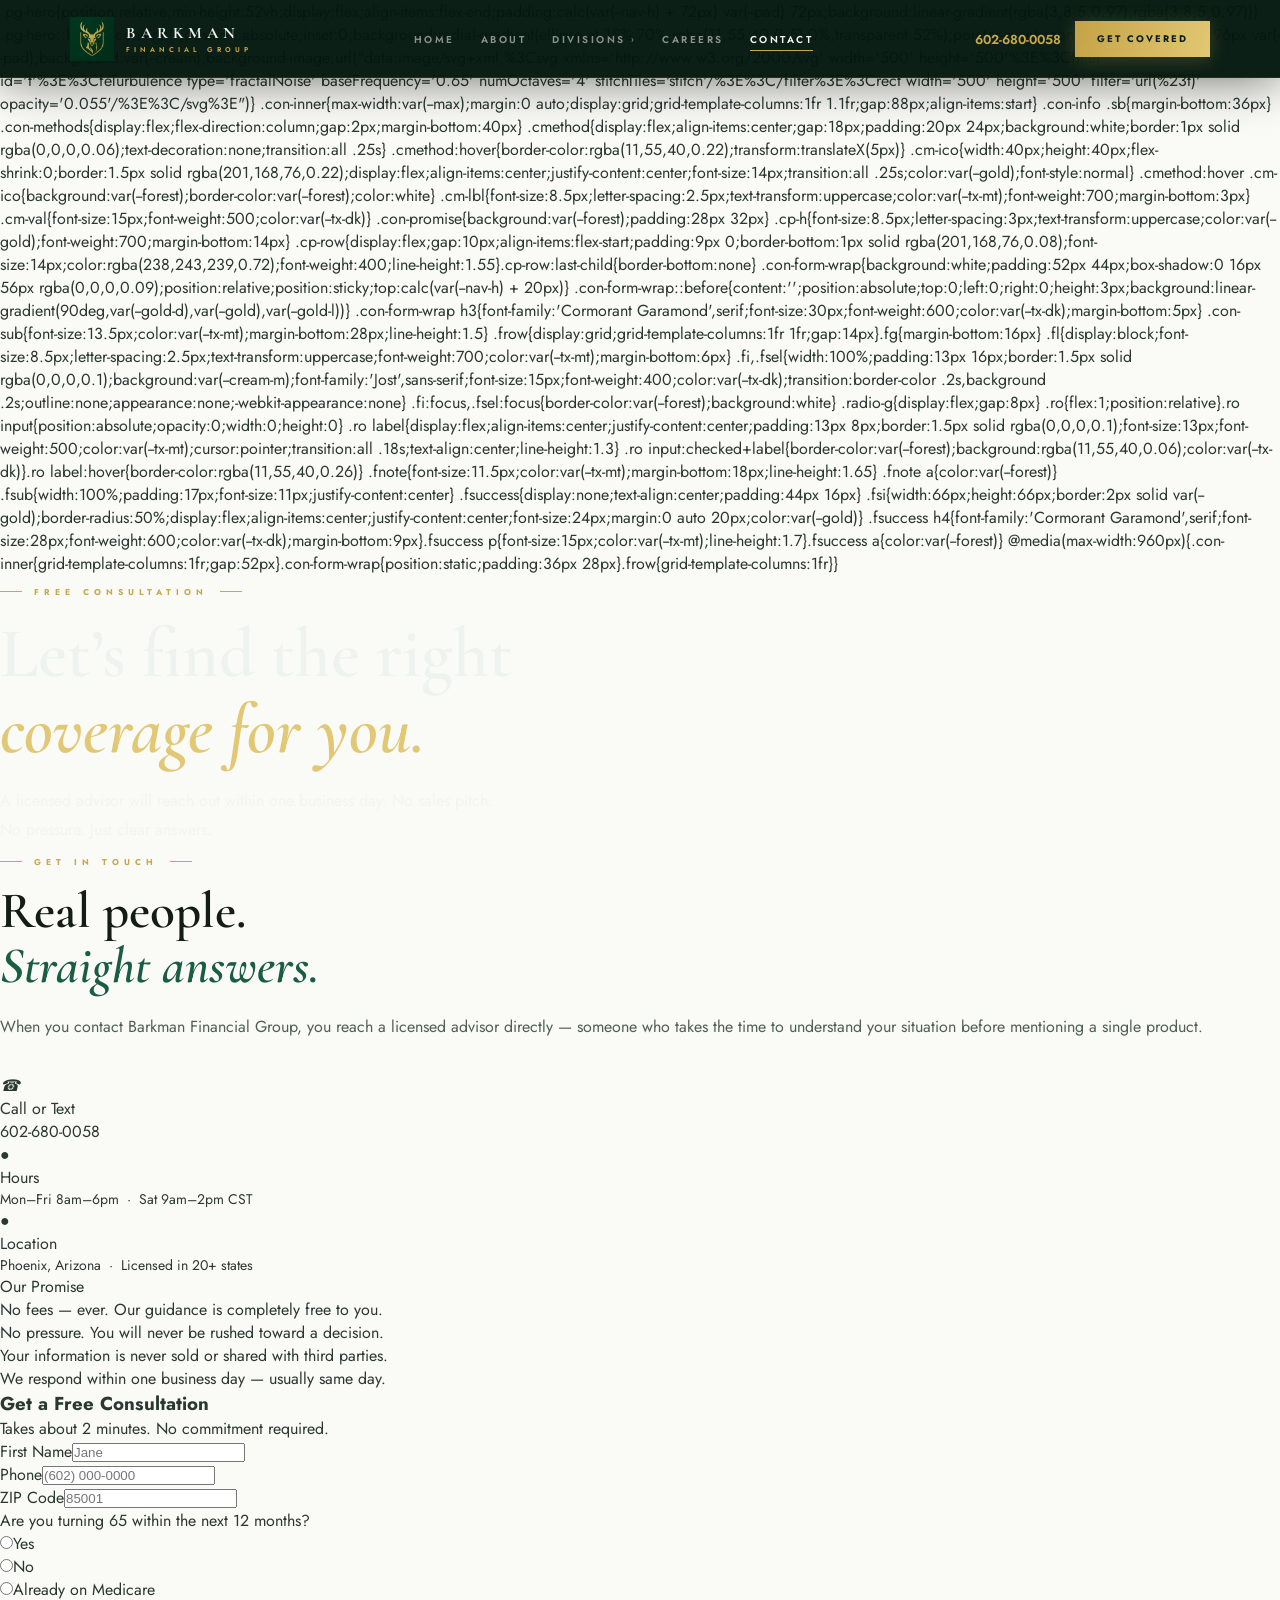
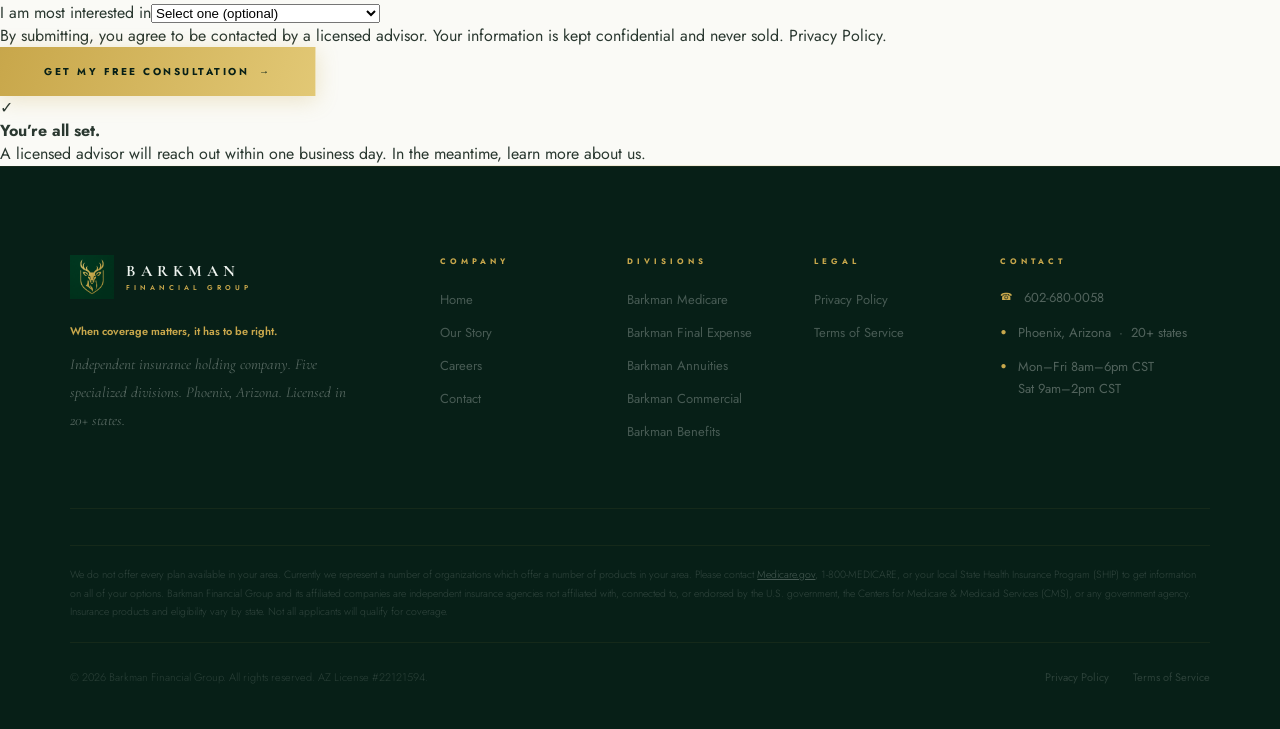
<file: contact.html>
<!DOCTYPE html>
<html lang="en">
<head>
<meta charset="UTF-8"><meta name="viewport" content="width=device-width, initial-scale=1.0">
<link rel="icon" type="image/png" href="img/logo.png">
<link rel="preconnect" href="https://fonts.googleapis.com"><link rel="preconnect" href="https://fonts.gstatic.com" crossorigin>
<link href="https://fonts.googleapis.com/css2?family=Cormorant+Garamond:ital,wght@0,400;0,600;0,700;1,400;1,600;1,700&family=Jost:wght@300;400;500;600;700&display=swap" rel="stylesheet">
<title>Free Consultation &mdash; Barkman Financial Group</title>
<meta name="description" content="Get a free insurance consultation. Medicare, annuities, life insurance, final expense. Phoenix, AZ. 602-680-0058.">
<style>
*,*::before,*::after{box-sizing:border-box;margin:0;padding:0}html{scroll-behavior:smooth;font-size:16px;-webkit-text-size-adjust:100%}body{font-family:'Jost',sans-serif;background:#FAFAF6;color:#2A3830;overflow-x:hidden;-webkit-font-smoothing:antialiased}img{max-width:100%;display:block}a{color:inherit;text-decoration:none}button{font-family:inherit;cursor:pointer}
:root{--forest:#0B3728;--forest-d:#071F17;--forest-m:#124438;--forest-l:#1A5C45;--gold:#C9A84C;--gold-l:#E2C875;--gold-d:#967A30;--cream:#F5EDE0;--cream-m:#EDE3CF;--white:#FAFAF6;--tx-dk:#141C16;--tx-bd:#2A3830;--tx-mt:#4E6055;--tx-lt:#EEF3EF;--tx-dm:rgba(238,243,239,0.72);--nav-h:78px;--max:1380px;--pad:clamp(22px,5.5vw,80px)}
#pb{position:fixed;top:0;left:0;height:2px;width:0;background:linear-gradient(90deg,var(--gold-d),var(--gold),var(--gold-l));z-index:9999;pointer-events:none}
#nav{position:fixed;top:0;left:0;width:100%;height:var(--nav-h);z-index:1000}#nav-bg{position:absolute;inset:0;pointer-events:none;background:rgba(5,24,15,0.97);border-bottom:1px solid rgba(201,168,76,0.12);box-shadow:0 2px 48px rgba(0,0,0,0.55)}
.nav-wrap{position:relative;z-index:1;max-width:var(--max);margin:0 auto;height:100%;padding:0 var(--pad);display:flex;align-items:center;justify-content:space-between;gap:20px}
.logo{display:flex;align-items:center;gap:12px;flex-shrink:0}.logo img{width:44px;height:44px;object-fit:contain}.logo-t .ln{display:block;font-family:'Cormorant Garamond',serif;font-size:16px;font-weight:700;letter-spacing:5px;text-transform:uppercase;color:var(--tx-lt)}.logo-t .ls{display:block;font-size:7px;letter-spacing:4px;text-transform:uppercase;color:var(--gold);font-weight:600;margin-top:2px}
.nav-links{display:flex;align-items:center;list-style:none}.nav-links li{position:relative}
.nl,.nl-btn{display:inline-flex;align-items:center;gap:5px;padding:10px 13px;font-size:10px;font-weight:600;letter-spacing:2.5px;text-transform:uppercase;color:rgba(238,243,239,0.55);background:none;border:none;cursor:pointer;white-space:nowrap;position:relative;transition:color .2s}
.nl::after,.nl-btn::after{content:'';position:absolute;bottom:6px;left:13px;right:13px;height:1px;background:var(--gold);transform:scaleX(0);transform-origin:left;transition:transform .28s}
.nl:hover,.nl-btn:hover,.nl.on{color:var(--tx-lt)}.nl:hover::after,.nl-btn:hover::after,.nl.on::after{transform:scaleX(1)}
.chev{font-size:8px;display:inline-block;transition:transform .22s}.nl-btn[aria-expanded="true"] .chev{transform:rotate(90deg)}
.dd{display:none;position:absolute;top:calc(100% + 8px);left:50%;transform:translateX(-50%);min-width:248px;list-style:none;background:rgba(3,14,9,0.99);border:1px solid rgba(201,168,76,0.16);border-top:2px solid var(--gold);padding:10px 0;box-shadow:0 28px 80px rgba(0,0,0,0.9);z-index:9997}
.dd.open{display:block;animation:ddopen .15s ease both}@keyframes ddopen{from{opacity:0;transform:translateX(-50%) translateY(8px)}to{opacity:1;transform:translateX(-50%) translateY(0)}}
.dd a{display:block;padding:13px 26px;font-size:10px;font-weight:600;letter-spacing:2px;text-transform:uppercase;color:rgba(238,243,239,0.48);transition:color .15s,padding-left .18s}.dd a:hover{color:var(--gold-l);padding-left:34px;background:rgba(201,168,76,0.06)}
.nav-r{display:flex;align-items:center;gap:14px;flex-shrink:0}.nav-tel{color:var(--gold);font-size:13px;font-weight:600;white-space:nowrap;transition:color .2s}.nav-tel:hover{color:var(--gold-l)}
.nav-cta{font-size:9.5px;font-weight:700;letter-spacing:2px;text-transform:uppercase;background:linear-gradient(110deg,var(--gold-d),var(--gold) 55%,var(--gold-l));background-size:200% 100%;background-position:100%;color:var(--forest-d);padding:11px 22px;border:none;transition:background-position .4s,transform .25s;box-shadow:0 3px 18px rgba(201,168,76,0.25)}.nav-cta:hover{background-position:0;transform:translateY(-2px)}
.ham{display:none;flex-direction:column;gap:5px;background:none;border:none;padding:5px;flex-shrink:0}.ham span{display:block;height:1.5px;background:var(--gold);transition:all .35s;transform-origin:center}.ham span:nth-child(1){width:22px}.ham span:nth-child(2){width:14px;margin-left:8px}.ham span:nth-child(3){width:22px}.ham.open span:nth-child(1){transform:rotate(45deg) translateY(4.5px);width:22px}.ham.open span:nth-child(2){opacity:0;width:0}.ham.open span:nth-child(3){transform:rotate(-45deg) translateY(-4.5px)}
.mnav{display:none;position:fixed;inset:0;z-index:980;background:var(--forest-d);flex-direction:column;align-items:center;justify-content:center;padding:80px 24px 40px;overflow-y:auto}.mnav.open{display:flex;animation:mopen .3s ease both}@keyframes mopen{from{opacity:0}to{opacity:1}}
.ml{font-family:'Cormorant Garamond',serif;font-size:clamp(28px,6vw,44px);font-weight:600;color:rgba(238,243,239,0.35);letter-spacing:2px;padding:7px 0;transition:color .2s,transform .2s}.ml:hover{color:var(--gold);transform:translateX(8px)}.mnav.open .ml{animation:mlin .45s cubic-bezier(0.16,1,0.3,1) both}.mnav.open .ml:nth-child(1){animation-delay:.04s}.mnav.open .ml:nth-child(2){animation-delay:.08s}.mnav.open .ml:nth-child(3){animation-delay:.12s}.mnav.open .ml:nth-child(4){animation-delay:.16s}.mnav.open .ml:nth-child(5){animation-delay:.20s}.mnav.open .ml:nth-child(6){animation-delay:.24s}.mnav.open .ml:nth-child(7){animation-delay:.28s}.mnav.open .ml:nth-child(8){animation-delay:.32s}.mnav.open .ml:nth-child(9){animation-delay:.36s}@keyframes mlin{from{opacity:0;transform:translateY(14px)}to{opacity:1;transform:none}}
.mrule{width:36px;height:1px;background:rgba(201,168,76,0.18);margin:12px 0}.mtel{color:var(--gold);font-size:clamp(18px,4vw,26px);font-weight:600;margin-top:6px}.mcta{margin-top:20px}
.btn{display:inline-flex;align-items:center;gap:10px;font-family:'Jost',sans-serif;font-weight:700;font-size:10px;letter-spacing:2.5px;text-transform:uppercase;border:none;cursor:pointer;transition:transform .3s,box-shadow .3s,background-position .4s}.ba{display:inline-block;transition:transform .3s}.btn:hover .ba{transform:translateX(5px)}
.btn-g{background:linear-gradient(110deg,var(--gold-d),var(--gold) 55%,var(--gold-l));background-size:220% 100%;background-position:100%;color:var(--forest-d);padding:17px 44px;box-shadow:0 4px 22px rgba(201,168,76,0.28)}.btn-g:hover{background-position:0;transform:translateY(-3px);box-shadow:0 14px 48px rgba(201,168,76,0.44)}
.eyebrow{display:inline-flex;align-items:center;gap:12px;font-size:8.5px;font-weight:700;letter-spacing:5px;text-transform:uppercase;color:var(--gold)}.eyebrow::before,.eyebrow::after{content:'';flex-shrink:0;width:22px;height:1px;background:currentColor}
.st{font-family:'Cormorant Garamond',serif;font-size:clamp(30px,4vw,58px);font-weight:600;line-height:1.08;color:var(--tx-dk)}.st em{font-style:italic;color:var(--forest-l)}.st.lt{color:var(--tx-lt)}.st.lt em{color:var(--gold-l)}
.sb{font-size:16px;line-height:1.87;color:var(--tx-mt);font-weight:400}.sb.lt{color:var(--tx-dm)}
.divider{height:1px;background:linear-gradient(90deg,transparent,rgba(201,168,76,0.2),transparent)}
#btt{position:fixed;bottom:30px;right:30px;z-index:500;width:46px;height:46px;border-radius:50%;background:var(--forest-m);border:1px solid rgba(201,168,76,0.25);display:flex;align-items:center;justify-content:center;color:var(--gold);font-size:17px;opacity:0;pointer-events:none;transform:translateY(10px);transition:opacity .3s,transform .3s;box-shadow:0 4px 20px rgba(0,0,0,0.3)}#btt.vis{opacity:1;pointer-events:all;transform:none}#btt:hover{background:var(--forest-l);border-color:var(--gold);transform:translateY(-3px)}
.r{opacity:0;transform:translateY(26px);transition:opacity .95s cubic-bezier(0.16,1,0.3,1),transform .95s cubic-bezier(0.16,1,0.3,1)}.r.rl{transform:translateX(-20px)}.r.rr{transform:translateX(20px)}.r.visible{opacity:1;transform:none}.d1{transition-delay:.08s}.d2{transition-delay:.17s}.d3{transition-delay:.27s}
footer{background:var(--forest-d);border-top:1px solid rgba(201,168,76,0.08);padding:88px var(--pad) 44px}.ft{max-width:var(--max);margin:0 auto}
.ft-top{display:grid;grid-template-columns:2.4fr 1fr 1fr 1fr 1.6fr;gap:56px;padding-bottom:56px;border-bottom:1px solid rgba(201,168,76,0.07);margin-bottom:36px}
.ft-logo-wrap{display:inline-flex;align-items:center;gap:12px;margin-bottom:22px}.ft-logo-wrap img{width:44px;height:44px;object-fit:contain}
.ft-tag{font-family:'Cormorant Garamond',serif;font-size:15px;font-style:italic;line-height:1.88;color:rgba(238,243,239,0.35);max-width:280px}.ft-tag strong{display:block;font-family:'Jost',sans-serif;font-style:normal;font-size:11px;font-weight:600;color:var(--gold);margin-bottom:8px}
.ft-col-h{font-size:8px;letter-spacing:4px;text-transform:uppercase;color:var(--gold);font-weight:700;margin-bottom:20px}.ft-col ul{list-style:none}.ft-col li{margin-bottom:10px}.ft-col a{color:rgba(238,243,239,0.28);font-size:13px;transition:color .18s,padding-left .2s;display:inline-block}.ft-col a:hover{color:var(--gold-l);padding-left:5px}
.ft-row{display:flex;gap:12px;align-items:flex-start;margin-bottom:13px}.ft-ico{color:var(--gold);font-size:10px;flex-shrink:0;margin-top:2px;font-style:normal}.ft-txt{color:rgba(238,243,239,0.32);font-size:13px;line-height:1.65}.ft-txt a{color:inherit}.ft-txt a:hover{color:var(--gold-l)}
.ft-comp{border-top:1px solid rgba(201,168,76,0.07);border-bottom:1px solid rgba(201,168,76,0.07);padding:20px 0;margin-bottom:26px}.ft-comp p{font-size:10.5px;color:rgba(238,243,239,0.18);line-height:1.75;margin-bottom:8px;font-weight:300}.ft-comp p:last-child{margin-bottom:0}.ft-comp a{color:rgba(238,243,239,0.28);text-decoration:underline}.ft-comp a:hover{color:var(--gold)}
.ft-bot{display:flex;align-items:center;justify-content:space-between;flex-wrap:wrap;gap:14px}.ft-copy{font-size:11px;color:rgba(238,243,239,0.16);font-weight:300}.ft-legal{display:flex;gap:24px}.ft-legal a{font-size:11px;color:rgba(238,243,239,0.16);transition:color .18s}.ft-legal a:hover{color:var(--gold)}
@media(max-width:900px){.nav-links,.nav-tel{display:none}.ham{display:flex}:root{--pad:clamp(20px,6vw,44px)}footer{padding:60px var(--pad) 36px}.ft-top{grid-template-columns:1fr 1fr;gap:28px}.ft-brand{grid-column:1/-1}}
@media(max-width:640px){.ft-top{grid-template-columns:1fr}.ft-bot{flex-direction:column;align-items:flex-start}}
</style>

.pg-hero{position:relative;min-height:52vh;display:flex;align-items:flex-end;padding:calc(var(--nav-h) + 72px) var(--pad) 72px;background:linear-gradient(rgba(3,8,5,0.97),rgba(3,8,5,0.97))}
.pg-hero::before{content:'';position:absolute;inset:0;background:radial-gradient(ellipse at 15% 70%,rgba(11,55,40,0.5) 0%,transparent 52%);pointer-events:none}
.con-sec{padding:96px var(--pad);background:var(--cream);background-image:url("data:image/svg+xml,%3Csvg xmlns='http://www.w3.org/2000/svg' width='500' height='500'%3E%3Cfilter id='t'%3E%3CfeTurbulence type='fractalNoise' baseFrequency='0.65' numOctaves='4' stitchTiles='stitch'/%3E%3C/filter%3E%3Crect width='500' height='500' filter='url(%23t)' opacity='0.055'/%3E%3C/svg%3E")}
.con-inner{max-width:var(--max);margin:0 auto;display:grid;grid-template-columns:1fr 1.1fr;gap:88px;align-items:start}
.con-info .sb{margin-bottom:36px}
.con-methods{display:flex;flex-direction:column;gap:2px;margin-bottom:40px}
.cmethod{display:flex;align-items:center;gap:18px;padding:20px 24px;background:white;border:1px solid rgba(0,0,0,0.06);text-decoration:none;transition:all .25s}
.cmethod:hover{border-color:rgba(11,55,40,0.22);transform:translateX(5px)}
.cm-ico{width:40px;height:40px;flex-shrink:0;border:1.5px solid rgba(201,168,76,0.22);display:flex;align-items:center;justify-content:center;font-size:14px;transition:all .25s;color:var(--gold);font-style:normal}
.cmethod:hover .cm-ico{background:var(--forest);border-color:var(--forest);color:white}
.cm-lbl{font-size:8.5px;letter-spacing:2.5px;text-transform:uppercase;color:var(--tx-mt);font-weight:700;margin-bottom:3px}
.cm-val{font-size:15px;font-weight:500;color:var(--tx-dk)}
.con-promise{background:var(--forest);padding:28px 32px}
.cp-h{font-size:8.5px;letter-spacing:3px;text-transform:uppercase;color:var(--gold);font-weight:700;margin-bottom:14px}
.cp-row{display:flex;gap:10px;align-items:flex-start;padding:9px 0;border-bottom:1px solid rgba(201,168,76,0.08);font-size:14px;color:rgba(238,243,239,0.72);font-weight:400;line-height:1.55}.cp-row:last-child{border-bottom:none}
.con-form-wrap{background:white;padding:52px 44px;box-shadow:0 16px 56px rgba(0,0,0,0.09);position:relative;position:sticky;top:calc(var(--nav-h) + 20px)}
.con-form-wrap::before{content:'';position:absolute;top:0;left:0;right:0;height:3px;background:linear-gradient(90deg,var(--gold-d),var(--gold),var(--gold-l))}
.con-form-wrap h3{font-family:'Cormorant Garamond',serif;font-size:30px;font-weight:600;color:var(--tx-dk);margin-bottom:5px}
.con-sub{font-size:13.5px;color:var(--tx-mt);margin-bottom:28px;line-height:1.5}
.frow{display:grid;grid-template-columns:1fr 1fr;gap:14px}.fg{margin-bottom:16px}
.fl{display:block;font-size:8.5px;letter-spacing:2.5px;text-transform:uppercase;font-weight:700;color:var(--tx-mt);margin-bottom:6px}
.fi,.fsel{width:100%;padding:13px 16px;border:1.5px solid rgba(0,0,0,0.1);background:var(--cream-m);font-family:'Jost',sans-serif;font-size:15px;font-weight:400;color:var(--tx-dk);transition:border-color .2s,background .2s;outline:none;appearance:none;-webkit-appearance:none}
.fi:focus,.fsel:focus{border-color:var(--forest);background:white}
.radio-g{display:flex;gap:8px}
.ro{flex:1;position:relative}.ro input{position:absolute;opacity:0;width:0;height:0}
.ro label{display:flex;align-items:center;justify-content:center;padding:13px 8px;border:1.5px solid rgba(0,0,0,0.1);font-size:13px;font-weight:500;color:var(--tx-mt);cursor:pointer;transition:all .18s;text-align:center;line-height:1.3}
.ro input:checked+label{border-color:var(--forest);background:rgba(11,55,40,0.06);color:var(--tx-dk)}.ro label:hover{border-color:rgba(11,55,40,0.26)}
.fnote{font-size:11.5px;color:var(--tx-mt);margin-bottom:18px;line-height:1.65}
.fnote a{color:var(--forest)}
.fsub{width:100%;padding:17px;font-size:11px;justify-content:center}
.fsuccess{display:none;text-align:center;padding:44px 16px}
.fsi{width:66px;height:66px;border:2px solid var(--gold);border-radius:50%;display:flex;align-items:center;justify-content:center;font-size:24px;margin:0 auto 20px;color:var(--gold)}
.fsuccess h4{font-family:'Cormorant Garamond',serif;font-size:28px;font-weight:600;color:var(--tx-dk);margin-bottom:9px}.fsuccess p{font-size:15px;color:var(--tx-mt);line-height:1.7}.fsuccess a{color:var(--forest)}
@media(max-width:960px){.con-inner{grid-template-columns:1fr;gap:52px}.con-form-wrap{position:static;padding:36px 28px}.frow{grid-template-columns:1fr}}

</head>
<body id="top">
<div id="pb"></div><a href="#top" id="btt">&#8593;</a>
<div id="mnav" class="mnav"><a href="index.html" class="ml">Home</a><a href="about.html" class="ml">About</a><div class="mrule"></div><a href="https://barkmanmedicare.com" class="ml" target="_blank" rel="noopener">Medicare</a><a href="https://barkmanfinalexpense.com" class="ml" target="_blank" rel="noopener">Final Expense</a><a href="https://barkmanannuities.com" class="ml" target="_blank" rel="noopener">Annuities</a><a href="https://barkmancommercial.com" class="ml" target="_blank" rel="noopener">Commercial</a><a href="https://barkmanbenefits.com" class="ml" target="_blank" rel="noopener">Benefits</a><div class="mrule"></div><a href="careers.html" class="ml">Careers</a><a href="contact.html" class="ml">Contact</a><div class="mrule"></div><a href="tel:6026800058" class="mtel">602&#8209;680&#8209;0058</a><div class="mcta"><a href="contact.html" class="btn btn-g">Get a Free Consultation <span class="ba">&#8594;</span></a></div></div>
<nav id="nav"><div id="nav-bg"></div><div class="nav-wrap"><a href="index.html" class="logo"><img src="img/logo.png" alt="BFG" width="44" height="44" loading="eager"><div class="logo-t"><span class="ln">BARKMAN</span><span class="ls">Financial Group</span></div></a><ul class="nav-links"><li><a href="index.html" class="nl">Home</a></li><li><a href="about.html" class="nl">About</a></li><li><button class="nl-btn" id="dd-btn" type="button" aria-haspopup="true" aria-expanded="false" aria-controls="dd-menu">Divisions <span class="chev">&#8250;</span></button><ul class="dd" id="dd-menu"><li><a href="https://barkmanmedicare.com" target="_blank" rel="noopener">Barkman Medicare</a></li><li><a href="https://barkmanfinalexpense.com" target="_blank" rel="noopener">Barkman Final Expense</a></li><li><a href="https://barkmanannuities.com" target="_blank" rel="noopener">Barkman Annuities</a></li><li><a href="https://barkmancommercial.com" target="_blank" rel="noopener">Barkman Commercial &amp; Cyber</a></li><li><a href="https://barkmanbenefits.com" target="_blank" rel="noopener">Barkman Benefits</a></li></ul></li><li><a href="careers.html" class="nl">Careers</a></li><li><a href="contact.html" class="nl on">Contact</a></li></ul><div class="nav-r"><a href="tel:6026800058" class="nav-tel">602&#8209;680&#8209;0058</a><a href="contact.html" class="nav-cta">Get Covered</a><button class="ham" id="ham" type="button" aria-label="Menu"><span></span><span></span><span></span></button></div></div></nav>
<section class="pg-hero">
  <div style="position:relative;z-index:1;max-width:680px">
    <div class="eyebrow" style="color:var(--gold);margin-bottom:18px">Free Consultation</div>
    <h1 class="st lt" style="font-size:clamp(40px,5.5vw,76px)">Let&rsquo;s find the right<br><em>coverage for you.</em></h1>
    <p class="sb lt" style="max-width:500px;margin-top:18px">A licensed advisor will reach out within one business day. No sales pitch. No pressure. Just clear answers.</p>
  </div>
</section>
<section class="con-sec">
  <div class="con-inner">
    <div class="r rl">
      <div class="eyebrow" style="margin-bottom:16px">Get in Touch</div>
      <h2 class="st" style="margin-bottom:18px">Real people.<br><em>Straight answers.</em></h2>
      <p class="sb">When you contact Barkman Financial Group, you reach a licensed advisor directly &mdash; someone who takes the time to understand your situation before mentioning a single product.</p>
      <div class="con-methods" style="margin-top:32px">
        <a href="tel:6026800058" class="cmethod"><i class="cm-ico">&#9742;</i><div><div class="cm-lbl">Call or Text</div><div class="cm-val">602&#8209;680&#8209;0058</div></div></a>
        <div class="cmethod" style="cursor:default"><i class="cm-ico">&#9679;</i><div><div class="cm-lbl">Hours</div><div class="cm-val" style="font-size:14px">Mon&ndash;Fri 8am&ndash;6pm &nbsp;&middot;&nbsp; Sat 9am&ndash;2pm CST</div></div></div>
        <div class="cmethod" style="cursor:default"><i class="cm-ico">&#9679;</i><div><div class="cm-lbl">Location</div><div class="cm-val" style="font-size:14px">Phoenix, Arizona &nbsp;&middot;&nbsp; Licensed in 20+ states</div></div></div>
      </div>
      <div class="con-promise">
        <div class="cp-h">Our Promise</div>
        <div class="cp-row">No fees &mdash; ever. Our guidance is completely free to you.</div>
        <div class="cp-row">No pressure. You will never be rushed toward a decision.</div>
        <div class="cp-row">Your information is never sold or shared with third parties.</div>
        <div class="cp-row">We respond within one business day &mdash; usually same day.</div>
      </div>
    </div>
    <div class="r rr d1">
      <div class="con-form-wrap">
        <h3>Get a Free Consultation</h3>
        <p class="con-sub">Takes about 2 minutes. No commitment required.</p>
        <form id="contactForm" action="https://formspree.io/f/YOUR_FORM_ID" method="POST">
          <div class="frow"><div class="fg"><label class="fl" for="cfn">First Name</label><input class="fi" type="text" id="cfn" name="firstName" placeholder="Jane" required></div><div class="fg"><label class="fl" for="cph">Phone</label><input class="fi" type="tel" id="cph" name="phone" placeholder="(602) 000-0000" required></div></div>
          <div class="fg"><label class="fl" for="czp">ZIP Code</label><input class="fi" type="text" id="czp" name="zip" placeholder="85001" maxlength="10"></div>
          <div class="fg"><label class="fl">Are you turning 65 within the next 12 months?</label><div class="radio-g"><div class="ro"><input type="radio" id="r65y" name="turning65" value="Yes"><label for="r65y">Yes</label></div><div class="ro"><input type="radio" id="r65n" name="turning65" value="No"><label for="r65n">No</label></div><div class="ro"><input type="radio" id="r65m" name="turning65" value="Already on Medicare"><label for="r65m">Already on Medicare</label></div></div></div>
          <div class="fg"><label class="fl" for="cint">I am most interested in</label><select class="fsel" id="cint" name="interest"><option value="">Select one (optional)</option><option>Medicare Plans</option><option>Final Expense Insurance</option><option>Term Life Insurance</option><option>Annuities</option><option>Supplemental Coverage</option><option>Commercial or Business Insurance</option><option>Employee Benefits</option><option>Not sure &mdash; I need guidance</option></select></div>
          <p class="fnote">By submitting, you agree to be contacted by a licensed advisor. Your information is kept confidential and never sold. <a href="privacy.html">Privacy Policy</a>.</p>
          <button type="submit" class="btn btn-g fsub">Get My Free Consultation <span class="ba">&#8594;</span></button>
        </form>
        <div class="fsuccess" id="conSuccess"><div class="fsi">&#10003;</div><h4>You&rsquo;re all set.</h4><p>A licensed advisor will reach out within one business day. In the meantime, learn more <a href="about.html">about us</a>.</p></div>
      </div>
    </div>
  </div>
</section>
<div class="divider"></div>
<footer><div class="ft"><div class="ft-top"><div class="ft-brand"><div class="ft-logo-wrap"><img src="img/logo.png" alt="BFG" width="44" height="44" loading="lazy"><div class="logo-t"><span class="ln">BARKMAN</span><span class="ls">Financial Group</span></div></div><p class="ft-tag"><strong>When coverage matters, it has to be right.</strong>Independent insurance holding company. Five specialized divisions. Phoenix, Arizona. Licensed in 20+ states.</p></div><div class="ft-col"><div class="ft-col-h">Company</div><ul><li><a href="index.html">Home</a></li><li><a href="about.html">Our Story</a></li><li><a href="careers.html">Careers</a></li><li><a href="contact.html">Contact</a></li></ul></div><div class="ft-col"><div class="ft-col-h">Divisions</div><ul><li><a href="https://barkmanmedicare.com" target="_blank" rel="noopener">Barkman Medicare</a></li><li><a href="https://barkmanfinalexpense.com" target="_blank" rel="noopener">Barkman Final Expense</a></li><li><a href="https://barkmanannuities.com" target="_blank" rel="noopener">Barkman Annuities</a></li><li><a href="https://barkmancommercial.com" target="_blank" rel="noopener">Barkman Commercial</a></li><li><a href="https://barkmanbenefits.com" target="_blank" rel="noopener">Barkman Benefits</a></li></ul></div><div class="ft-col"><div class="ft-col-h">Legal</div><ul><li><a href="privacy.html">Privacy Policy</a></li><li><a href="terms.html">Terms of Service</a></li></ul></div><div class="ft-col"><div class="ft-col-h">Contact</div><div class="ft-row"><i class="ft-ico">&#9742;</i><span class="ft-txt"><a href="tel:6026800058">602&#8209;680&#8209;0058</a></span></div><div class="ft-row"><i class="ft-ico">&#9679;</i><span class="ft-txt">Phoenix, Arizona &nbsp;&middot;&nbsp; 20+ states</span></div><div class="ft-row"><i class="ft-ico">&#9679;</i><span class="ft-txt">Mon&ndash;Fri 8am&ndash;6pm CST<br>Sat 9am&ndash;2pm CST</span></div></div></div><div class="ft-comp"><p>We do not offer every plan available in your area. Currently we represent a number of organizations which offer a number of products in your area. Please contact <a href="https://www.medicare.gov" target="_blank" rel="noopener">Medicare.gov</a>, 1&#8209;800&#8209;MEDICARE, or your local State Health Insurance Program (SHIP) to get information on all of your options. Barkman Financial Group and its affiliated companies are independent insurance agencies not affiliated with, connected to, or endorsed by the U.S. government, the Centers for Medicare &amp; Medicaid Services (CMS), or any government agency. Insurance products and eligibility vary by state. Not all applicants will qualify for coverage.</p></div><div class="ft-bot"><p class="ft-copy">&copy; 2026 Barkman Financial Group. All rights reserved. AZ License #22121594.</p><div class="ft-legal"><a href="privacy.html">Privacy Policy</a><a href="terms.html">Terms of Service</a></div></div></div></footer>
<script>
(function(){
  var pb=document.getElementById('pb');window.addEventListener('scroll',function(){var d=document.documentElement;if(pb)pb.style.width=Math.min(d.scrollTop/(d.scrollHeight-d.clientHeight)*100,100)+'%'},{passive:true});
  var ddBtn=document.getElementById('dd-btn'),ddMenu=document.getElementById('dd-menu');if(ddBtn&&ddMenu){function cDD(){ddMenu.classList.remove('open');ddBtn.setAttribute('aria-expanded','false')}function oDD(){ddMenu.classList.add('open');ddBtn.setAttribute('aria-expanded','true')}ddBtn.addEventListener('click',function(e){e.stopPropagation();ddMenu.classList.contains('open')?cDD():oDD()});ddMenu.querySelectorAll('a').forEach(function(a){a.addEventListener('click',cDD)});document.addEventListener('click',function(e){if(!ddBtn.contains(e.target)&&!ddMenu.contains(e.target))cDD()});document.addEventListener('keydown',function(e){if(e.key==='Escape')cDD()});window.addEventListener('scroll',cDD,{passive:true})}
  var ham=document.getElementById('ham'),mn=document.getElementById('mnav');if(ham&&mn){function cMN(){ham.classList.remove('open');mn.classList.remove('open');document.body.style.overflow=''}function oMN(){ham.classList.add('open');mn.classList.add('open');document.body.style.overflow='hidden'}ham.addEventListener('click',function(){ham.classList.contains('open')?cMN():oMN()});mn.querySelectorAll('a').forEach(function(a){a.addEventListener('click',cMN)});document.addEventListener('keydown',function(e){if(e.key==='Escape')cMN()})}
  var btt=document.getElementById('btt');if(btt){window.addEventListener('scroll',function(){btt.classList.toggle('vis',window.scrollY>700)},{passive:true});btt.addEventListener('click',function(e){e.preventDefault();window.scrollTo({top:0,behavior:'smooth'})})}
  if(window.IntersectionObserver){var io=new IntersectionObserver(function(entries){entries.forEach(function(e){if(e.isIntersecting){e.target.classList.add('visible');io.unobserve(e.target)}})},{threshold:0.08,rootMargin:'0px 0px -20px 0px'});document.querySelectorAll('.r').forEach(function(el){io.observe(el)})}else{document.querySelectorAll('.r').forEach(function(el){el.classList.add('visible')})}
})();
</script>
<script>
document.getElementById('contactForm')&&document.getElementById('contactForm').addEventListener('submit',async function(e){e.preventDefault();var btn=this.querySelector('.fsub');btn.textContent='Sending...';btn.disabled=true;try{var res=await fetch(this.action,{method:'POST',body:new FormData(this),headers:{'Accept':'application/json'}});if(res.ok){this.style.opacity='0';this.style.transition='opacity .4s';setTimeout(function(){document.getElementById('contactForm').style.display='none';var s=document.getElementById('conSuccess');s.style.display='block';s.style.opacity='0';setTimeout(function(){s.style.opacity='1';s.style.transition='opacity .4s'},30)},400)}else{btn.textContent='Error - please call 602-680-0058';btn.disabled=false}}catch(err){btn.textContent='Error - please call 602-680-0058';btn.disabled=false}});
</script>
</body>
</html>
</file>
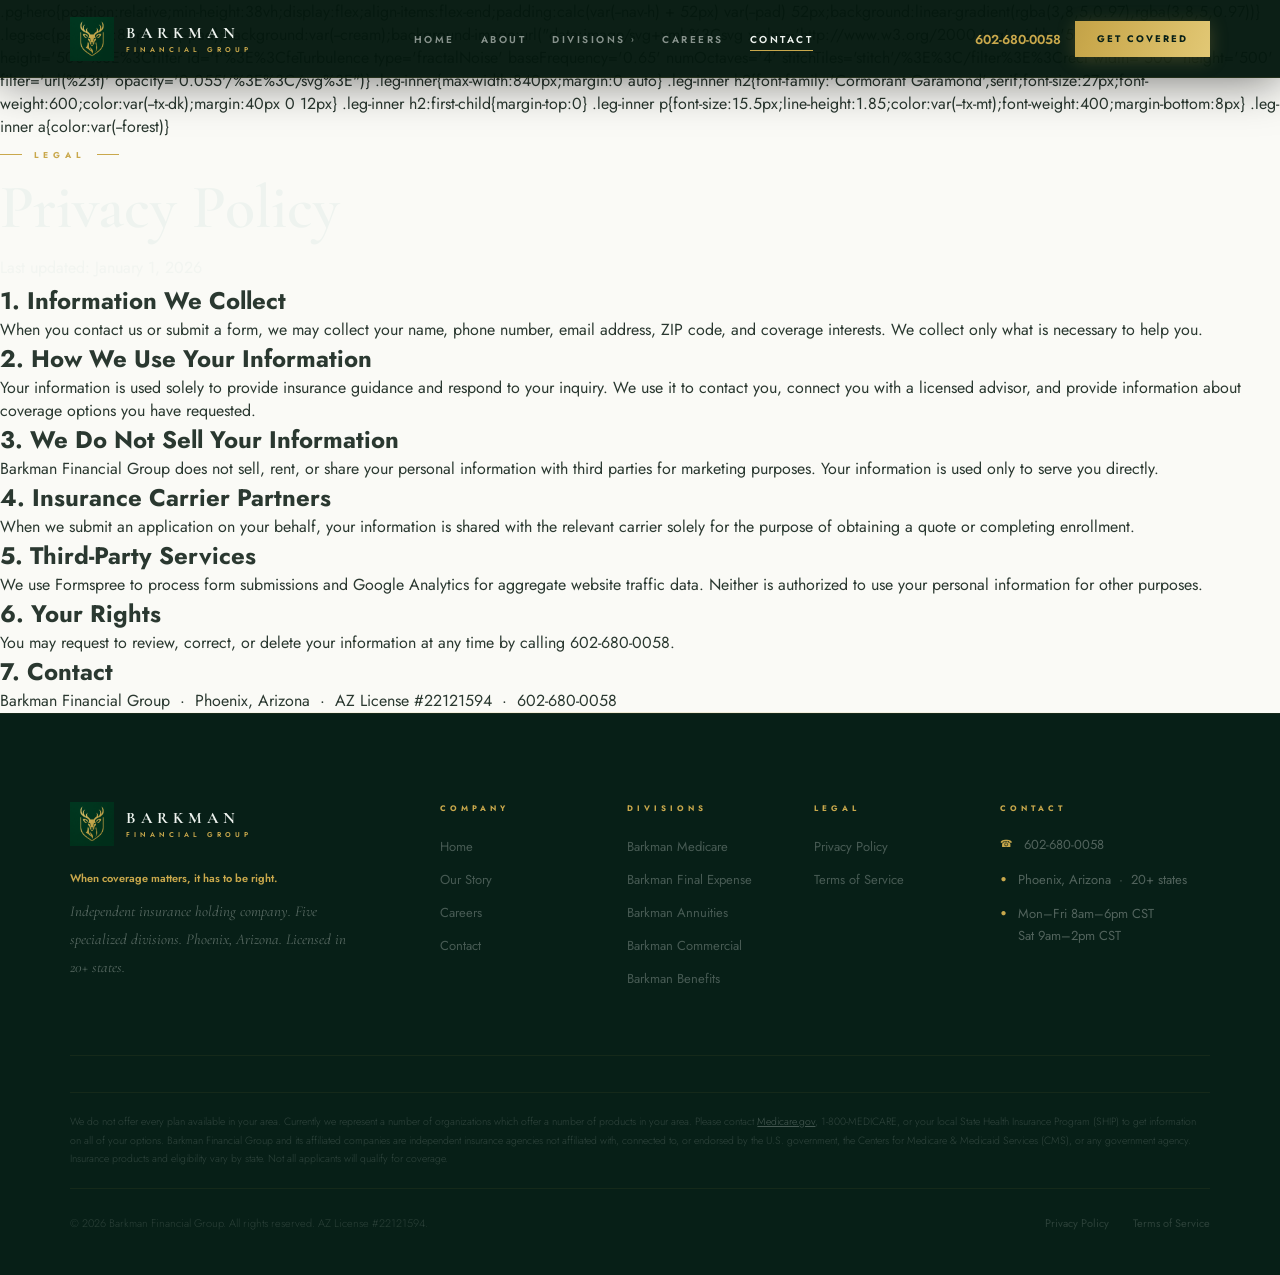
<file: privacy.html>
<!DOCTYPE html>
<html lang="en">
<head>
<meta charset="UTF-8"><meta name="viewport" content="width=device-width, initial-scale=1.0">
<link rel="icon" type="image/png" href="img/logo.png">
<link rel="preconnect" href="https://fonts.googleapis.com"><link rel="preconnect" href="https://fonts.gstatic.com" crossorigin>
<link href="https://fonts.googleapis.com/css2?family=Cormorant+Garamond:ital,wght@0,400;0,600;0,700;1,400;1,600;1,700&family=Jost:wght@300;400;500;600;700&display=swap" rel="stylesheet">
<title>Privacy Policy &mdash; Barkman Financial Group</title>
<meta name="robots" content="noindex">
<style>
*,*::before,*::after{box-sizing:border-box;margin:0;padding:0}html{scroll-behavior:smooth;font-size:16px;-webkit-text-size-adjust:100%}body{font-family:'Jost',sans-serif;background:#FAFAF6;color:#2A3830;overflow-x:hidden;-webkit-font-smoothing:antialiased}img{max-width:100%;display:block}a{color:inherit;text-decoration:none}button{font-family:inherit;cursor:pointer}
:root{--forest:#0B3728;--forest-d:#071F17;--forest-m:#124438;--forest-l:#1A5C45;--gold:#C9A84C;--gold-l:#E2C875;--gold-d:#967A30;--cream:#F5EDE0;--cream-m:#EDE3CF;--white:#FAFAF6;--tx-dk:#141C16;--tx-bd:#2A3830;--tx-mt:#4E6055;--tx-lt:#EEF3EF;--tx-dm:rgba(238,243,239,0.72);--nav-h:78px;--max:1380px;--pad:clamp(22px,5.5vw,80px)}
#pb{position:fixed;top:0;left:0;height:2px;width:0;background:linear-gradient(90deg,var(--gold-d),var(--gold),var(--gold-l));z-index:9999;pointer-events:none}
#nav{position:fixed;top:0;left:0;width:100%;height:var(--nav-h);z-index:1000}#nav-bg{position:absolute;inset:0;pointer-events:none;background:rgba(5,24,15,0.97);border-bottom:1px solid rgba(201,168,76,0.12);box-shadow:0 2px 48px rgba(0,0,0,0.55)}
.nav-wrap{position:relative;z-index:1;max-width:var(--max);margin:0 auto;height:100%;padding:0 var(--pad);display:flex;align-items:center;justify-content:space-between;gap:20px}
.logo{display:flex;align-items:center;gap:12px;flex-shrink:0}.logo img{width:44px;height:44px;object-fit:contain}.logo-t .ln{display:block;font-family:'Cormorant Garamond',serif;font-size:16px;font-weight:700;letter-spacing:5px;text-transform:uppercase;color:var(--tx-lt)}.logo-t .ls{display:block;font-size:7px;letter-spacing:4px;text-transform:uppercase;color:var(--gold);font-weight:600;margin-top:2px}
.nav-links{display:flex;align-items:center;list-style:none}.nav-links li{position:relative}
.nl,.nl-btn{display:inline-flex;align-items:center;gap:5px;padding:10px 13px;font-size:10px;font-weight:600;letter-spacing:2.5px;text-transform:uppercase;color:rgba(238,243,239,0.55);background:none;border:none;cursor:pointer;white-space:nowrap;position:relative;transition:color .2s}
.nl::after,.nl-btn::after{content:'';position:absolute;bottom:6px;left:13px;right:13px;height:1px;background:var(--gold);transform:scaleX(0);transform-origin:left;transition:transform .28s}
.nl:hover,.nl-btn:hover,.nl.on{color:var(--tx-lt)}.nl:hover::after,.nl-btn:hover::after,.nl.on::after{transform:scaleX(1)}
.chev{font-size:8px;display:inline-block;transition:transform .22s}.nl-btn[aria-expanded="true"] .chev{transform:rotate(90deg)}
.dd{display:none;position:absolute;top:calc(100% + 8px);left:50%;transform:translateX(-50%);min-width:248px;list-style:none;background:rgba(3,14,9,0.99);border:1px solid rgba(201,168,76,0.16);border-top:2px solid var(--gold);padding:10px 0;box-shadow:0 28px 80px rgba(0,0,0,0.9);z-index:9997}
.dd.open{display:block;animation:ddopen .15s ease both}@keyframes ddopen{from{opacity:0;transform:translateX(-50%) translateY(8px)}to{opacity:1;transform:translateX(-50%) translateY(0)}}
.dd a{display:block;padding:13px 26px;font-size:10px;font-weight:600;letter-spacing:2px;text-transform:uppercase;color:rgba(238,243,239,0.48);transition:color .15s,padding-left .18s}.dd a:hover{color:var(--gold-l);padding-left:34px;background:rgba(201,168,76,0.06)}
.nav-r{display:flex;align-items:center;gap:14px;flex-shrink:0}.nav-tel{color:var(--gold);font-size:13px;font-weight:600;white-space:nowrap;transition:color .2s}.nav-tel:hover{color:var(--gold-l)}
.nav-cta{font-size:9.5px;font-weight:700;letter-spacing:2px;text-transform:uppercase;background:linear-gradient(110deg,var(--gold-d),var(--gold) 55%,var(--gold-l));background-size:200% 100%;background-position:100%;color:var(--forest-d);padding:11px 22px;border:none;transition:background-position .4s,transform .25s;box-shadow:0 3px 18px rgba(201,168,76,0.25)}.nav-cta:hover{background-position:0;transform:translateY(-2px)}
.ham{display:none;flex-direction:column;gap:5px;background:none;border:none;padding:5px;flex-shrink:0}.ham span{display:block;height:1.5px;background:var(--gold);transition:all .35s;transform-origin:center}.ham span:nth-child(1){width:22px}.ham span:nth-child(2){width:14px;margin-left:8px}.ham span:nth-child(3){width:22px}.ham.open span:nth-child(1){transform:rotate(45deg) translateY(4.5px);width:22px}.ham.open span:nth-child(2){opacity:0;width:0}.ham.open span:nth-child(3){transform:rotate(-45deg) translateY(-4.5px)}
.mnav{display:none;position:fixed;inset:0;z-index:980;background:var(--forest-d);flex-direction:column;align-items:center;justify-content:center;padding:80px 24px 40px;overflow-y:auto}.mnav.open{display:flex;animation:mopen .3s ease both}@keyframes mopen{from{opacity:0}to{opacity:1}}
.ml{font-family:'Cormorant Garamond',serif;font-size:clamp(28px,6vw,44px);font-weight:600;color:rgba(238,243,239,0.35);letter-spacing:2px;padding:7px 0;transition:color .2s,transform .2s}.ml:hover{color:var(--gold);transform:translateX(8px)}.mnav.open .ml{animation:mlin .45s cubic-bezier(0.16,1,0.3,1) both}.mnav.open .ml:nth-child(1){animation-delay:.04s}.mnav.open .ml:nth-child(2){animation-delay:.08s}.mnav.open .ml:nth-child(3){animation-delay:.12s}.mnav.open .ml:nth-child(4){animation-delay:.16s}.mnav.open .ml:nth-child(5){animation-delay:.20s}.mnav.open .ml:nth-child(6){animation-delay:.24s}.mnav.open .ml:nth-child(7){animation-delay:.28s}.mnav.open .ml:nth-child(8){animation-delay:.32s}.mnav.open .ml:nth-child(9){animation-delay:.36s}@keyframes mlin{from{opacity:0;transform:translateY(14px)}to{opacity:1;transform:none}}
.mrule{width:36px;height:1px;background:rgba(201,168,76,0.18);margin:12px 0}.mtel{color:var(--gold);font-size:clamp(18px,4vw,26px);font-weight:600;margin-top:6px}.mcta{margin-top:20px}
.btn{display:inline-flex;align-items:center;gap:10px;font-family:'Jost',sans-serif;font-weight:700;font-size:10px;letter-spacing:2.5px;text-transform:uppercase;border:none;cursor:pointer;transition:transform .3s,box-shadow .3s,background-position .4s}.ba{display:inline-block;transition:transform .3s}.btn:hover .ba{transform:translateX(5px)}
.btn-g{background:linear-gradient(110deg,var(--gold-d),var(--gold) 55%,var(--gold-l));background-size:220% 100%;background-position:100%;color:var(--forest-d);padding:17px 44px;box-shadow:0 4px 22px rgba(201,168,76,0.28)}.btn-g:hover{background-position:0;transform:translateY(-3px);box-shadow:0 14px 48px rgba(201,168,76,0.44)}
.eyebrow{display:inline-flex;align-items:center;gap:12px;font-size:8.5px;font-weight:700;letter-spacing:5px;text-transform:uppercase;color:var(--gold)}.eyebrow::before,.eyebrow::after{content:'';flex-shrink:0;width:22px;height:1px;background:currentColor}
.st{font-family:'Cormorant Garamond',serif;font-size:clamp(30px,4vw,58px);font-weight:600;line-height:1.08;color:var(--tx-dk)}.st em{font-style:italic;color:var(--forest-l)}.st.lt{color:var(--tx-lt)}.st.lt em{color:var(--gold-l)}
.sb{font-size:16px;line-height:1.87;color:var(--tx-mt);font-weight:400}.sb.lt{color:var(--tx-dm)}
.divider{height:1px;background:linear-gradient(90deg,transparent,rgba(201,168,76,0.2),transparent)}
#btt{position:fixed;bottom:30px;right:30px;z-index:500;width:46px;height:46px;border-radius:50%;background:var(--forest-m);border:1px solid rgba(201,168,76,0.25);display:flex;align-items:center;justify-content:center;color:var(--gold);font-size:17px;opacity:0;pointer-events:none;transform:translateY(10px);transition:opacity .3s,transform .3s;box-shadow:0 4px 20px rgba(0,0,0,0.3)}#btt.vis{opacity:1;pointer-events:all;transform:none}#btt:hover{background:var(--forest-l);border-color:var(--gold);transform:translateY(-3px)}
.r{opacity:0;transform:translateY(26px);transition:opacity .95s cubic-bezier(0.16,1,0.3,1),transform .95s cubic-bezier(0.16,1,0.3,1)}.r.rl{transform:translateX(-20px)}.r.rr{transform:translateX(20px)}.r.visible{opacity:1;transform:none}.d1{transition-delay:.08s}.d2{transition-delay:.17s}.d3{transition-delay:.27s}
footer{background:var(--forest-d);border-top:1px solid rgba(201,168,76,0.08);padding:88px var(--pad) 44px}.ft{max-width:var(--max);margin:0 auto}
.ft-top{display:grid;grid-template-columns:2.4fr 1fr 1fr 1fr 1.6fr;gap:56px;padding-bottom:56px;border-bottom:1px solid rgba(201,168,76,0.07);margin-bottom:36px}
.ft-logo-wrap{display:inline-flex;align-items:center;gap:12px;margin-bottom:22px}.ft-logo-wrap img{width:44px;height:44px;object-fit:contain}
.ft-tag{font-family:'Cormorant Garamond',serif;font-size:15px;font-style:italic;line-height:1.88;color:rgba(238,243,239,0.35);max-width:280px}.ft-tag strong{display:block;font-family:'Jost',sans-serif;font-style:normal;font-size:11px;font-weight:600;color:var(--gold);margin-bottom:8px}
.ft-col-h{font-size:8px;letter-spacing:4px;text-transform:uppercase;color:var(--gold);font-weight:700;margin-bottom:20px}.ft-col ul{list-style:none}.ft-col li{margin-bottom:10px}.ft-col a{color:rgba(238,243,239,0.28);font-size:13px;transition:color .18s,padding-left .2s;display:inline-block}.ft-col a:hover{color:var(--gold-l);padding-left:5px}
.ft-row{display:flex;gap:12px;align-items:flex-start;margin-bottom:13px}.ft-ico{color:var(--gold);font-size:10px;flex-shrink:0;margin-top:2px;font-style:normal}.ft-txt{color:rgba(238,243,239,0.32);font-size:13px;line-height:1.65}.ft-txt a{color:inherit}.ft-txt a:hover{color:var(--gold-l)}
.ft-comp{border-top:1px solid rgba(201,168,76,0.07);border-bottom:1px solid rgba(201,168,76,0.07);padding:20px 0;margin-bottom:26px}.ft-comp p{font-size:10.5px;color:rgba(238,243,239,0.18);line-height:1.75;margin-bottom:8px;font-weight:300}.ft-comp p:last-child{margin-bottom:0}.ft-comp a{color:rgba(238,243,239,0.28);text-decoration:underline}.ft-comp a:hover{color:var(--gold)}
.ft-bot{display:flex;align-items:center;justify-content:space-between;flex-wrap:wrap;gap:14px}.ft-copy{font-size:11px;color:rgba(238,243,239,0.16);font-weight:300}.ft-legal{display:flex;gap:24px}.ft-legal a{font-size:11px;color:rgba(238,243,239,0.16);transition:color .18s}.ft-legal a:hover{color:var(--gold)}
@media(max-width:900px){.nav-links,.nav-tel{display:none}.ham{display:flex}:root{--pad:clamp(20px,6vw,44px)}footer{padding:60px var(--pad) 36px}.ft-top{grid-template-columns:1fr 1fr;gap:28px}.ft-brand{grid-column:1/-1}}
@media(max-width:640px){.ft-top{grid-template-columns:1fr}.ft-bot{flex-direction:column;align-items:flex-start}}
</style>

.pg-hero{position:relative;min-height:38vh;display:flex;align-items:flex-end;padding:calc(var(--nav-h) + 52px) var(--pad) 52px;background:linear-gradient(rgba(3,8,5,0.97),rgba(3,8,5,0.97))}
.leg-sec{padding:80px var(--pad);background:var(--cream);background-image:url("data:image/svg+xml,%3Csvg xmlns='http://www.w3.org/2000/svg' width='500' height='500'%3E%3Cfilter id='t'%3E%3CfeTurbulence type='fractalNoise' baseFrequency='0.65' numOctaves='4' stitchTiles='stitch'/%3E%3C/filter%3E%3Crect width='500' height='500' filter='url(%23t)' opacity='0.055'/%3E%3C/svg%3E")}
.leg-inner{max-width:840px;margin:0 auto}
.leg-inner h2{font-family:'Cormorant Garamond',serif;font-size:27px;font-weight:600;color:var(--tx-dk);margin:40px 0 12px}
.leg-inner h2:first-child{margin-top:0}
.leg-inner p{font-size:15.5px;line-height:1.85;color:var(--tx-mt);font-weight:400;margin-bottom:8px}
.leg-inner a{color:var(--forest)}

</head>
<body id="top">
<div id="pb"></div><a href="#top" id="btt">&#8593;</a>
<div id="mnav" class="mnav"><a href="index.html" class="ml">Home</a><a href="about.html" class="ml">About</a><div class="mrule"></div><a href="https://barkmanmedicare.com" class="ml" target="_blank" rel="noopener">Medicare</a><a href="https://barkmanfinalexpense.com" class="ml" target="_blank" rel="noopener">Final Expense</a><a href="https://barkmanannuities.com" class="ml" target="_blank" rel="noopener">Annuities</a><a href="https://barkmancommercial.com" class="ml" target="_blank" rel="noopener">Commercial</a><a href="https://barkmanbenefits.com" class="ml" target="_blank" rel="noopener">Benefits</a><div class="mrule"></div><a href="careers.html" class="ml">Careers</a><a href="contact.html" class="ml">Contact</a><div class="mrule"></div><a href="tel:6026800058" class="mtel">602&#8209;680&#8209;0058</a><div class="mcta"><a href="contact.html" class="btn btn-g">Get a Free Consultation <span class="ba">&#8594;</span></a></div></div>
<nav id="nav"><div id="nav-bg"></div><div class="nav-wrap"><a href="index.html" class="logo"><img src="img/logo.png" alt="BFG" width="44" height="44" loading="eager"><div class="logo-t"><span class="ln">BARKMAN</span><span class="ls">Financial Group</span></div></a><ul class="nav-links"><li><a href="index.html" class="nl">Home</a></li><li><a href="about.html" class="nl">About</a></li><li><button class="nl-btn" id="dd-btn" type="button" aria-haspopup="true" aria-expanded="false" aria-controls="dd-menu">Divisions <span class="chev">&#8250;</span></button><ul class="dd" id="dd-menu"><li><a href="https://barkmanmedicare.com" target="_blank" rel="noopener">Barkman Medicare</a></li><li><a href="https://barkmanfinalexpense.com" target="_blank" rel="noopener">Barkman Final Expense</a></li><li><a href="https://barkmanannuities.com" target="_blank" rel="noopener">Barkman Annuities</a></li><li><a href="https://barkmancommercial.com" target="_blank" rel="noopener">Barkman Commercial &amp; Cyber</a></li><li><a href="https://barkmanbenefits.com" target="_blank" rel="noopener">Barkman Benefits</a></li></ul></li><li><a href="careers.html" class="nl">Careers</a></li><li><a href="contact.html" class="nl on">Contact</a></li></ul><div class="nav-r"><a href="tel:6026800058" class="nav-tel">602&#8209;680&#8209;0058</a><a href="contact.html" class="nav-cta">Get Covered</a><button class="ham" id="ham" type="button" aria-label="Menu"><span></span><span></span><span></span></button></div></div></nav>
<section class="pg-hero"><div><div class="eyebrow" style="color:var(--gold);margin-bottom:14px">Legal</div><h1 class="st lt" style="font-size:clamp(34px,5vw,62px)">Privacy Policy</h1><p class="sb lt" style="margin-top:12px">Last updated: January 1, 2026</p></div></section>
<section class="leg-sec"><div class="leg-inner">
<h2>1. Information We Collect</h2><p>When you contact us or submit a form, we may collect your name, phone number, email address, ZIP code, and coverage interests. We collect only what is necessary to help you.</p>
<h2>2. How We Use Your Information</h2><p>Your information is used solely to provide insurance guidance and respond to your inquiry. We use it to contact you, connect you with a licensed advisor, and provide information about coverage options you have requested.</p>
<h2>3. We Do Not Sell Your Information</h2><p>Barkman Financial Group does not sell, rent, or share your personal information with third parties for marketing purposes. Your information is used only to serve you directly.</p>
<h2>4. Insurance Carrier Partners</h2><p>When we submit an application on your behalf, your information is shared with the relevant carrier solely for the purpose of obtaining a quote or completing enrollment.</p>
<h2>5. Third-Party Services</h2><p>We use Formspree to process form submissions and Google Analytics for aggregate website traffic data. Neither is authorized to use your personal information for other purposes.</p>
<h2>6. Your Rights</h2><p>You may request to review, correct, or delete your information at any time by calling 602&#8209;680&#8209;0058.</p>
<h2>7. Contact</h2><p>Barkman Financial Group &nbsp;&middot;&nbsp; Phoenix, Arizona &nbsp;&middot;&nbsp; AZ License #22121594 &nbsp;&middot;&nbsp; <a href="tel:6026800058">602&#8209;680&#8209;0058</a></p>
</div></section>
<div class="divider"></div>
<footer><div class="ft"><div class="ft-top"><div class="ft-brand"><div class="ft-logo-wrap"><img src="img/logo.png" alt="BFG" width="44" height="44" loading="lazy"><div class="logo-t"><span class="ln">BARKMAN</span><span class="ls">Financial Group</span></div></div><p class="ft-tag"><strong>When coverage matters, it has to be right.</strong>Independent insurance holding company. Five specialized divisions. Phoenix, Arizona. Licensed in 20+ states.</p></div><div class="ft-col"><div class="ft-col-h">Company</div><ul><li><a href="index.html">Home</a></li><li><a href="about.html">Our Story</a></li><li><a href="careers.html">Careers</a></li><li><a href="contact.html">Contact</a></li></ul></div><div class="ft-col"><div class="ft-col-h">Divisions</div><ul><li><a href="https://barkmanmedicare.com" target="_blank" rel="noopener">Barkman Medicare</a></li><li><a href="https://barkmanfinalexpense.com" target="_blank" rel="noopener">Barkman Final Expense</a></li><li><a href="https://barkmanannuities.com" target="_blank" rel="noopener">Barkman Annuities</a></li><li><a href="https://barkmancommercial.com" target="_blank" rel="noopener">Barkman Commercial</a></li><li><a href="https://barkmanbenefits.com" target="_blank" rel="noopener">Barkman Benefits</a></li></ul></div><div class="ft-col"><div class="ft-col-h">Legal</div><ul><li><a href="privacy.html">Privacy Policy</a></li><li><a href="terms.html">Terms of Service</a></li></ul></div><div class="ft-col"><div class="ft-col-h">Contact</div><div class="ft-row"><i class="ft-ico">&#9742;</i><span class="ft-txt"><a href="tel:6026800058">602&#8209;680&#8209;0058</a></span></div><div class="ft-row"><i class="ft-ico">&#9679;</i><span class="ft-txt">Phoenix, Arizona &nbsp;&middot;&nbsp; 20+ states</span></div><div class="ft-row"><i class="ft-ico">&#9679;</i><span class="ft-txt">Mon&ndash;Fri 8am&ndash;6pm CST<br>Sat 9am&ndash;2pm CST</span></div></div></div><div class="ft-comp"><p>We do not offer every plan available in your area. Currently we represent a number of organizations which offer a number of products in your area. Please contact <a href="https://www.medicare.gov" target="_blank" rel="noopener">Medicare.gov</a>, 1&#8209;800&#8209;MEDICARE, or your local State Health Insurance Program (SHIP) to get information on all of your options. Barkman Financial Group and its affiliated companies are independent insurance agencies not affiliated with, connected to, or endorsed by the U.S. government, the Centers for Medicare &amp; Medicaid Services (CMS), or any government agency. Insurance products and eligibility vary by state. Not all applicants will qualify for coverage.</p></div><div class="ft-bot"><p class="ft-copy">&copy; 2026 Barkman Financial Group. All rights reserved. AZ License #22121594.</p><div class="ft-legal"><a href="privacy.html">Privacy Policy</a><a href="terms.html">Terms of Service</a></div></div></div></footer>
<script>
(function(){
  var pb=document.getElementById('pb');window.addEventListener('scroll',function(){var d=document.documentElement;if(pb)pb.style.width=Math.min(d.scrollTop/(d.scrollHeight-d.clientHeight)*100,100)+'%'},{passive:true});
  var ddBtn=document.getElementById('dd-btn'),ddMenu=document.getElementById('dd-menu');if(ddBtn&&ddMenu){function cDD(){ddMenu.classList.remove('open');ddBtn.setAttribute('aria-expanded','false')}function oDD(){ddMenu.classList.add('open');ddBtn.setAttribute('aria-expanded','true')}ddBtn.addEventListener('click',function(e){e.stopPropagation();ddMenu.classList.contains('open')?cDD():oDD()});ddMenu.querySelectorAll('a').forEach(function(a){a.addEventListener('click',cDD)});document.addEventListener('click',function(e){if(!ddBtn.contains(e.target)&&!ddMenu.contains(e.target))cDD()});document.addEventListener('keydown',function(e){if(e.key==='Escape')cDD()});window.addEventListener('scroll',cDD,{passive:true})}
  var ham=document.getElementById('ham'),mn=document.getElementById('mnav');if(ham&&mn){function cMN(){ham.classList.remove('open');mn.classList.remove('open');document.body.style.overflow=''}function oMN(){ham.classList.add('open');mn.classList.add('open');document.body.style.overflow='hidden'}ham.addEventListener('click',function(){ham.classList.contains('open')?cMN():oMN()});mn.querySelectorAll('a').forEach(function(a){a.addEventListener('click',cMN)});document.addEventListener('keydown',function(e){if(e.key==='Escape')cMN()})}
  var btt=document.getElementById('btt');if(btt){window.addEventListener('scroll',function(){btt.classList.toggle('vis',window.scrollY>700)},{passive:true});btt.addEventListener('click',function(e){e.preventDefault();window.scrollTo({top:0,behavior:'smooth'})})}
  if(window.IntersectionObserver){var io=new IntersectionObserver(function(entries){entries.forEach(function(e){if(e.isIntersecting){e.target.classList.add('visible');io.unobserve(e.target)}})},{threshold:0.08,rootMargin:'0px 0px -20px 0px'});document.querySelectorAll('.r').forEach(function(el){io.observe(el)})}else{document.querySelectorAll('.r').forEach(function(el){el.classList.add('visible')})}
})();
</script>
</body>
</html>
</file>
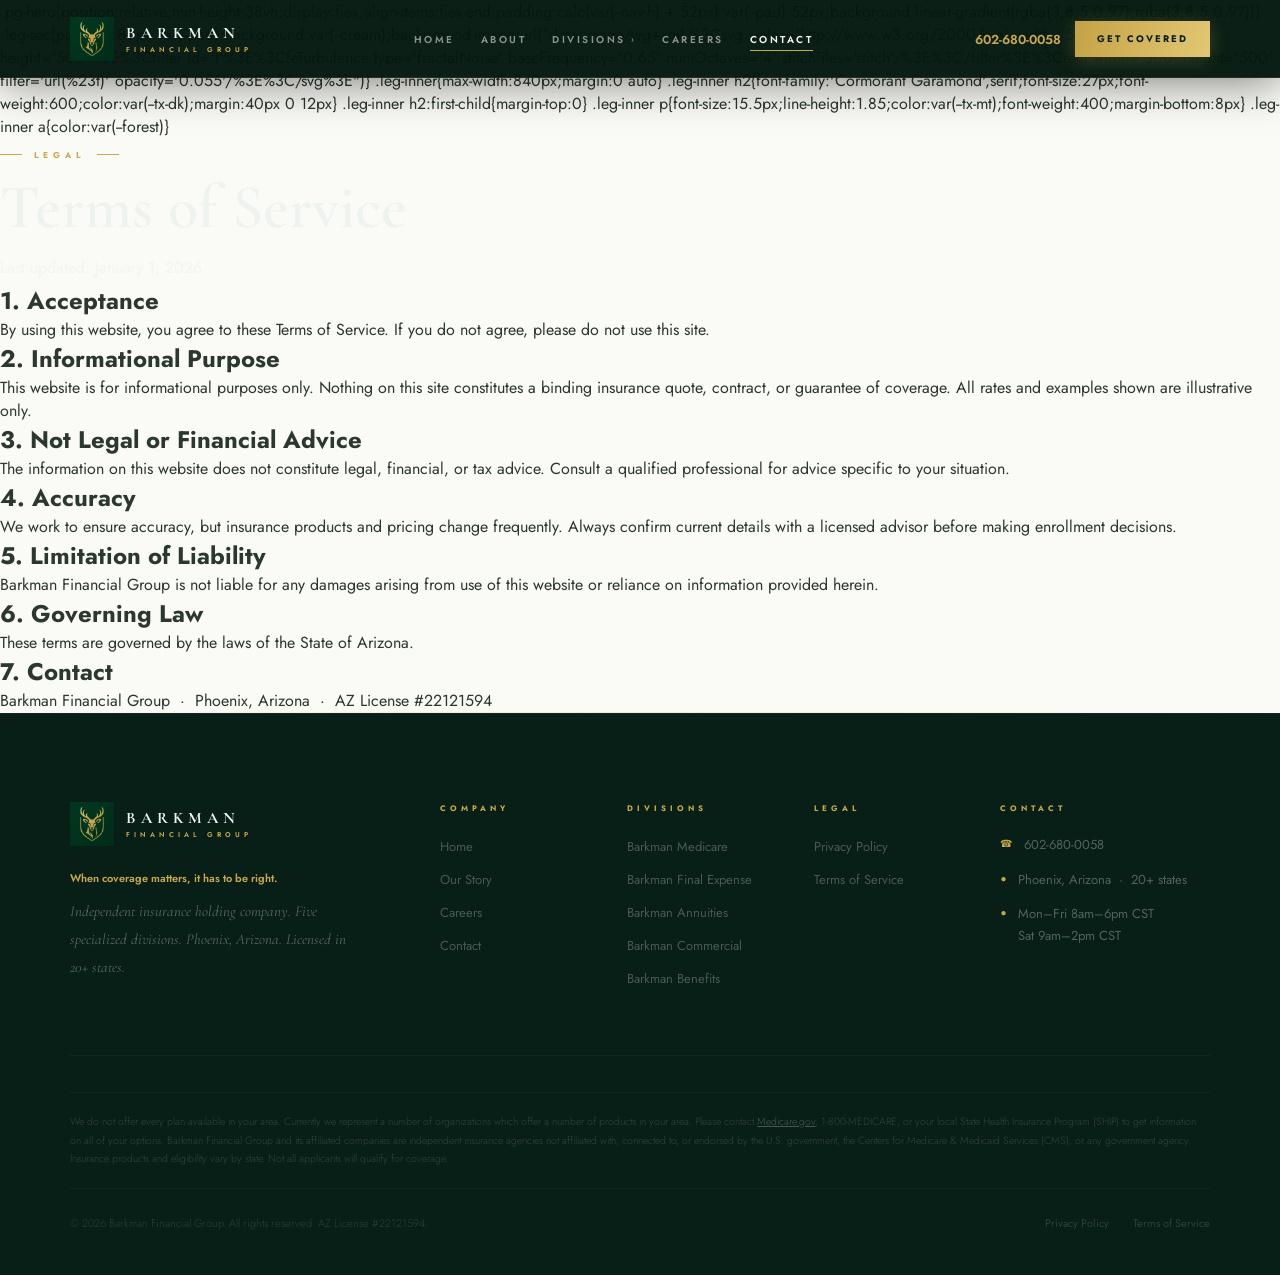
<file: terms.html>
<!DOCTYPE html>
<html lang="en">
<head>
<meta charset="UTF-8"><meta name="viewport" content="width=device-width, initial-scale=1.0">
<link rel="icon" type="image/png" href="img/logo.png">
<link rel="preconnect" href="https://fonts.googleapis.com"><link rel="preconnect" href="https://fonts.gstatic.com" crossorigin>
<link href="https://fonts.googleapis.com/css2?family=Cormorant+Garamond:ital,wght@0,400;0,600;0,700;1,400;1,600;1,700&family=Jost:wght@300;400;500;600;700&display=swap" rel="stylesheet">
<title>Terms of Service &mdash; Barkman Financial Group</title>
<meta name="robots" content="noindex">
<style>
*,*::before,*::after{box-sizing:border-box;margin:0;padding:0}html{scroll-behavior:smooth;font-size:16px;-webkit-text-size-adjust:100%}body{font-family:'Jost',sans-serif;background:#FAFAF6;color:#2A3830;overflow-x:hidden;-webkit-font-smoothing:antialiased}img{max-width:100%;display:block}a{color:inherit;text-decoration:none}button{font-family:inherit;cursor:pointer}
:root{--forest:#0B3728;--forest-d:#071F17;--forest-m:#124438;--forest-l:#1A5C45;--gold:#C9A84C;--gold-l:#E2C875;--gold-d:#967A30;--cream:#F5EDE0;--cream-m:#EDE3CF;--white:#FAFAF6;--tx-dk:#141C16;--tx-bd:#2A3830;--tx-mt:#4E6055;--tx-lt:#EEF3EF;--tx-dm:rgba(238,243,239,0.72);--nav-h:78px;--max:1380px;--pad:clamp(22px,5.5vw,80px)}
#pb{position:fixed;top:0;left:0;height:2px;width:0;background:linear-gradient(90deg,var(--gold-d),var(--gold),var(--gold-l));z-index:9999;pointer-events:none}
#nav{position:fixed;top:0;left:0;width:100%;height:var(--nav-h);z-index:1000}#nav-bg{position:absolute;inset:0;pointer-events:none;background:rgba(5,24,15,0.97);border-bottom:1px solid rgba(201,168,76,0.12);box-shadow:0 2px 48px rgba(0,0,0,0.55)}
.nav-wrap{position:relative;z-index:1;max-width:var(--max);margin:0 auto;height:100%;padding:0 var(--pad);display:flex;align-items:center;justify-content:space-between;gap:20px}
.logo{display:flex;align-items:center;gap:12px;flex-shrink:0}.logo img{width:44px;height:44px;object-fit:contain}.logo-t .ln{display:block;font-family:'Cormorant Garamond',serif;font-size:16px;font-weight:700;letter-spacing:5px;text-transform:uppercase;color:var(--tx-lt)}.logo-t .ls{display:block;font-size:7px;letter-spacing:4px;text-transform:uppercase;color:var(--gold);font-weight:600;margin-top:2px}
.nav-links{display:flex;align-items:center;list-style:none}.nav-links li{position:relative}
.nl,.nl-btn{display:inline-flex;align-items:center;gap:5px;padding:10px 13px;font-size:10px;font-weight:600;letter-spacing:2.5px;text-transform:uppercase;color:rgba(238,243,239,0.55);background:none;border:none;cursor:pointer;white-space:nowrap;position:relative;transition:color .2s}
.nl::after,.nl-btn::after{content:'';position:absolute;bottom:6px;left:13px;right:13px;height:1px;background:var(--gold);transform:scaleX(0);transform-origin:left;transition:transform .28s}
.nl:hover,.nl-btn:hover,.nl.on{color:var(--tx-lt)}.nl:hover::after,.nl-btn:hover::after,.nl.on::after{transform:scaleX(1)}
.chev{font-size:8px;display:inline-block;transition:transform .22s}.nl-btn[aria-expanded="true"] .chev{transform:rotate(90deg)}
.dd{display:none;position:absolute;top:calc(100% + 8px);left:50%;transform:translateX(-50%);min-width:248px;list-style:none;background:rgba(3,14,9,0.99);border:1px solid rgba(201,168,76,0.16);border-top:2px solid var(--gold);padding:10px 0;box-shadow:0 28px 80px rgba(0,0,0,0.9);z-index:9997}
.dd.open{display:block;animation:ddopen .15s ease both}@keyframes ddopen{from{opacity:0;transform:translateX(-50%) translateY(8px)}to{opacity:1;transform:translateX(-50%) translateY(0)}}
.dd a{display:block;padding:13px 26px;font-size:10px;font-weight:600;letter-spacing:2px;text-transform:uppercase;color:rgba(238,243,239,0.48);transition:color .15s,padding-left .18s}.dd a:hover{color:var(--gold-l);padding-left:34px;background:rgba(201,168,76,0.06)}
.nav-r{display:flex;align-items:center;gap:14px;flex-shrink:0}.nav-tel{color:var(--gold);font-size:13px;font-weight:600;white-space:nowrap;transition:color .2s}.nav-tel:hover{color:var(--gold-l)}
.nav-cta{font-size:9.5px;font-weight:700;letter-spacing:2px;text-transform:uppercase;background:linear-gradient(110deg,var(--gold-d),var(--gold) 55%,var(--gold-l));background-size:200% 100%;background-position:100%;color:var(--forest-d);padding:11px 22px;border:none;transition:background-position .4s,transform .25s;box-shadow:0 3px 18px rgba(201,168,76,0.25)}.nav-cta:hover{background-position:0;transform:translateY(-2px)}
.ham{display:none;flex-direction:column;gap:5px;background:none;border:none;padding:5px;flex-shrink:0}.ham span{display:block;height:1.5px;background:var(--gold);transition:all .35s;transform-origin:center}.ham span:nth-child(1){width:22px}.ham span:nth-child(2){width:14px;margin-left:8px}.ham span:nth-child(3){width:22px}.ham.open span:nth-child(1){transform:rotate(45deg) translateY(4.5px);width:22px}.ham.open span:nth-child(2){opacity:0;width:0}.ham.open span:nth-child(3){transform:rotate(-45deg) translateY(-4.5px)}
.mnav{display:none;position:fixed;inset:0;z-index:980;background:var(--forest-d);flex-direction:column;align-items:center;justify-content:center;padding:80px 24px 40px;overflow-y:auto}.mnav.open{display:flex;animation:mopen .3s ease both}@keyframes mopen{from{opacity:0}to{opacity:1}}
.ml{font-family:'Cormorant Garamond',serif;font-size:clamp(28px,6vw,44px);font-weight:600;color:rgba(238,243,239,0.35);letter-spacing:2px;padding:7px 0;transition:color .2s,transform .2s}.ml:hover{color:var(--gold);transform:translateX(8px)}.mnav.open .ml{animation:mlin .45s cubic-bezier(0.16,1,0.3,1) both}.mnav.open .ml:nth-child(1){animation-delay:.04s}.mnav.open .ml:nth-child(2){animation-delay:.08s}.mnav.open .ml:nth-child(3){animation-delay:.12s}.mnav.open .ml:nth-child(4){animation-delay:.16s}.mnav.open .ml:nth-child(5){animation-delay:.20s}.mnav.open .ml:nth-child(6){animation-delay:.24s}.mnav.open .ml:nth-child(7){animation-delay:.28s}.mnav.open .ml:nth-child(8){animation-delay:.32s}.mnav.open .ml:nth-child(9){animation-delay:.36s}@keyframes mlin{from{opacity:0;transform:translateY(14px)}to{opacity:1;transform:none}}
.mrule{width:36px;height:1px;background:rgba(201,168,76,0.18);margin:12px 0}.mtel{color:var(--gold);font-size:clamp(18px,4vw,26px);font-weight:600;margin-top:6px}.mcta{margin-top:20px}
.btn{display:inline-flex;align-items:center;gap:10px;font-family:'Jost',sans-serif;font-weight:700;font-size:10px;letter-spacing:2.5px;text-transform:uppercase;border:none;cursor:pointer;transition:transform .3s,box-shadow .3s,background-position .4s}.ba{display:inline-block;transition:transform .3s}.btn:hover .ba{transform:translateX(5px)}
.btn-g{background:linear-gradient(110deg,var(--gold-d),var(--gold) 55%,var(--gold-l));background-size:220% 100%;background-position:100%;color:var(--forest-d);padding:17px 44px;box-shadow:0 4px 22px rgba(201,168,76,0.28)}.btn-g:hover{background-position:0;transform:translateY(-3px);box-shadow:0 14px 48px rgba(201,168,76,0.44)}
.eyebrow{display:inline-flex;align-items:center;gap:12px;font-size:8.5px;font-weight:700;letter-spacing:5px;text-transform:uppercase;color:var(--gold)}.eyebrow::before,.eyebrow::after{content:'';flex-shrink:0;width:22px;height:1px;background:currentColor}
.st{font-family:'Cormorant Garamond',serif;font-size:clamp(30px,4vw,58px);font-weight:600;line-height:1.08;color:var(--tx-dk)}.st em{font-style:italic;color:var(--forest-l)}.st.lt{color:var(--tx-lt)}.st.lt em{color:var(--gold-l)}
.sb{font-size:16px;line-height:1.87;color:var(--tx-mt);font-weight:400}.sb.lt{color:var(--tx-dm)}
.divider{height:1px;background:linear-gradient(90deg,transparent,rgba(201,168,76,0.2),transparent)}
#btt{position:fixed;bottom:30px;right:30px;z-index:500;width:46px;height:46px;border-radius:50%;background:var(--forest-m);border:1px solid rgba(201,168,76,0.25);display:flex;align-items:center;justify-content:center;color:var(--gold);font-size:17px;opacity:0;pointer-events:none;transform:translateY(10px);transition:opacity .3s,transform .3s;box-shadow:0 4px 20px rgba(0,0,0,0.3)}#btt.vis{opacity:1;pointer-events:all;transform:none}#btt:hover{background:var(--forest-l);border-color:var(--gold);transform:translateY(-3px)}
.r{opacity:0;transform:translateY(26px);transition:opacity .95s cubic-bezier(0.16,1,0.3,1),transform .95s cubic-bezier(0.16,1,0.3,1)}.r.rl{transform:translateX(-20px)}.r.rr{transform:translateX(20px)}.r.visible{opacity:1;transform:none}.d1{transition-delay:.08s}.d2{transition-delay:.17s}.d3{transition-delay:.27s}
footer{background:var(--forest-d);border-top:1px solid rgba(201,168,76,0.08);padding:88px var(--pad) 44px}.ft{max-width:var(--max);margin:0 auto}
.ft-top{display:grid;grid-template-columns:2.4fr 1fr 1fr 1fr 1.6fr;gap:56px;padding-bottom:56px;border-bottom:1px solid rgba(201,168,76,0.07);margin-bottom:36px}
.ft-logo-wrap{display:inline-flex;align-items:center;gap:12px;margin-bottom:22px}.ft-logo-wrap img{width:44px;height:44px;object-fit:contain}
.ft-tag{font-family:'Cormorant Garamond',serif;font-size:15px;font-style:italic;line-height:1.88;color:rgba(238,243,239,0.35);max-width:280px}.ft-tag strong{display:block;font-family:'Jost',sans-serif;font-style:normal;font-size:11px;font-weight:600;color:var(--gold);margin-bottom:8px}
.ft-col-h{font-size:8px;letter-spacing:4px;text-transform:uppercase;color:var(--gold);font-weight:700;margin-bottom:20px}.ft-col ul{list-style:none}.ft-col li{margin-bottom:10px}.ft-col a{color:rgba(238,243,239,0.28);font-size:13px;transition:color .18s,padding-left .2s;display:inline-block}.ft-col a:hover{color:var(--gold-l);padding-left:5px}
.ft-row{display:flex;gap:12px;align-items:flex-start;margin-bottom:13px}.ft-ico{color:var(--gold);font-size:10px;flex-shrink:0;margin-top:2px;font-style:normal}.ft-txt{color:rgba(238,243,239,0.32);font-size:13px;line-height:1.65}.ft-txt a{color:inherit}.ft-txt a:hover{color:var(--gold-l)}
.ft-comp{border-top:1px solid rgba(201,168,76,0.07);border-bottom:1px solid rgba(201,168,76,0.07);padding:20px 0;margin-bottom:26px}.ft-comp p{font-size:10.5px;color:rgba(238,243,239,0.18);line-height:1.75;margin-bottom:8px;font-weight:300}.ft-comp p:last-child{margin-bottom:0}.ft-comp a{color:rgba(238,243,239,0.28);text-decoration:underline}.ft-comp a:hover{color:var(--gold)}
.ft-bot{display:flex;align-items:center;justify-content:space-between;flex-wrap:wrap;gap:14px}.ft-copy{font-size:11px;color:rgba(238,243,239,0.16);font-weight:300}.ft-legal{display:flex;gap:24px}.ft-legal a{font-size:11px;color:rgba(238,243,239,0.16);transition:color .18s}.ft-legal a:hover{color:var(--gold)}
@media(max-width:900px){.nav-links,.nav-tel{display:none}.ham{display:flex}:root{--pad:clamp(20px,6vw,44px)}footer{padding:60px var(--pad) 36px}.ft-top{grid-template-columns:1fr 1fr;gap:28px}.ft-brand{grid-column:1/-1}}
@media(max-width:640px){.ft-top{grid-template-columns:1fr}.ft-bot{flex-direction:column;align-items:flex-start}}
</style>

.pg-hero{position:relative;min-height:38vh;display:flex;align-items:flex-end;padding:calc(var(--nav-h) + 52px) var(--pad) 52px;background:linear-gradient(rgba(3,8,5,0.97),rgba(3,8,5,0.97))}
.leg-sec{padding:80px var(--pad);background:var(--cream);background-image:url("data:image/svg+xml,%3Csvg xmlns='http://www.w3.org/2000/svg' width='500' height='500'%3E%3Cfilter id='t'%3E%3CfeTurbulence type='fractalNoise' baseFrequency='0.65' numOctaves='4' stitchTiles='stitch'/%3E%3C/filter%3E%3Crect width='500' height='500' filter='url(%23t)' opacity='0.055'/%3E%3C/svg%3E")}
.leg-inner{max-width:840px;margin:0 auto}
.leg-inner h2{font-family:'Cormorant Garamond',serif;font-size:27px;font-weight:600;color:var(--tx-dk);margin:40px 0 12px}
.leg-inner h2:first-child{margin-top:0}
.leg-inner p{font-size:15.5px;line-height:1.85;color:var(--tx-mt);font-weight:400;margin-bottom:8px}
.leg-inner a{color:var(--forest)}

</head>
<body id="top">
<div id="pb"></div><a href="#top" id="btt">&#8593;</a>
<div id="mnav" class="mnav"><a href="index.html" class="ml">Home</a><a href="about.html" class="ml">About</a><div class="mrule"></div><a href="https://barkmanmedicare.com" class="ml" target="_blank" rel="noopener">Medicare</a><a href="https://barkmanfinalexpense.com" class="ml" target="_blank" rel="noopener">Final Expense</a><a href="https://barkmanannuities.com" class="ml" target="_blank" rel="noopener">Annuities</a><a href="https://barkmancommercial.com" class="ml" target="_blank" rel="noopener">Commercial</a><a href="https://barkmanbenefits.com" class="ml" target="_blank" rel="noopener">Benefits</a><div class="mrule"></div><a href="careers.html" class="ml">Careers</a><a href="contact.html" class="ml">Contact</a><div class="mrule"></div><a href="tel:6026800058" class="mtel">602&#8209;680&#8209;0058</a><div class="mcta"><a href="contact.html" class="btn btn-g">Get a Free Consultation <span class="ba">&#8594;</span></a></div></div>
<nav id="nav"><div id="nav-bg"></div><div class="nav-wrap"><a href="index.html" class="logo"><img src="img/logo.png" alt="BFG" width="44" height="44" loading="eager"><div class="logo-t"><span class="ln">BARKMAN</span><span class="ls">Financial Group</span></div></a><ul class="nav-links"><li><a href="index.html" class="nl">Home</a></li><li><a href="about.html" class="nl">About</a></li><li><button class="nl-btn" id="dd-btn" type="button" aria-haspopup="true" aria-expanded="false" aria-controls="dd-menu">Divisions <span class="chev">&#8250;</span></button><ul class="dd" id="dd-menu"><li><a href="https://barkmanmedicare.com" target="_blank" rel="noopener">Barkman Medicare</a></li><li><a href="https://barkmanfinalexpense.com" target="_blank" rel="noopener">Barkman Final Expense</a></li><li><a href="https://barkmanannuities.com" target="_blank" rel="noopener">Barkman Annuities</a></li><li><a href="https://barkmancommercial.com" target="_blank" rel="noopener">Barkman Commercial &amp; Cyber</a></li><li><a href="https://barkmanbenefits.com" target="_blank" rel="noopener">Barkman Benefits</a></li></ul></li><li><a href="careers.html" class="nl">Careers</a></li><li><a href="contact.html" class="nl on">Contact</a></li></ul><div class="nav-r"><a href="tel:6026800058" class="nav-tel">602&#8209;680&#8209;0058</a><a href="contact.html" class="nav-cta">Get Covered</a><button class="ham" id="ham" type="button" aria-label="Menu"><span></span><span></span><span></span></button></div></div></nav>
<section class="pg-hero"><div><div class="eyebrow" style="color:var(--gold);margin-bottom:14px">Legal</div><h1 class="st lt" style="font-size:clamp(34px,5vw,62px)">Terms of Service</h1><p class="sb lt" style="margin-top:12px">Last updated: January 1, 2026</p></div></section>
<section class="leg-sec"><div class="leg-inner">
<h2>1. Acceptance</h2><p>By using this website, you agree to these Terms of Service. If you do not agree, please do not use this site.</p>
<h2>2. Informational Purpose</h2><p>This website is for informational purposes only. Nothing on this site constitutes a binding insurance quote, contract, or guarantee of coverage. All rates and examples shown are illustrative only.</p>
<h2>3. Not Legal or Financial Advice</h2><p>The information on this website does not constitute legal, financial, or tax advice. Consult a qualified professional for advice specific to your situation.</p>
<h2>4. Accuracy</h2><p>We work to ensure accuracy, but insurance products and pricing change frequently. Always confirm current details with a licensed advisor before making enrollment decisions.</p>
<h2>5. Limitation of Liability</h2><p>Barkman Financial Group is not liable for any damages arising from use of this website or reliance on information provided herein.</p>
<h2>6. Governing Law</h2><p>These terms are governed by the laws of the State of Arizona.</p>
<h2>7. Contact</h2><p>Barkman Financial Group &nbsp;&middot;&nbsp; Phoenix, Arizona &nbsp;&middot;&nbsp; AZ License #22121594</p>
</div></section>
<div class="divider"></div>
<footer><div class="ft"><div class="ft-top"><div class="ft-brand"><div class="ft-logo-wrap"><img src="img/logo.png" alt="BFG" width="44" height="44" loading="lazy"><div class="logo-t"><span class="ln">BARKMAN</span><span class="ls">Financial Group</span></div></div><p class="ft-tag"><strong>When coverage matters, it has to be right.</strong>Independent insurance holding company. Five specialized divisions. Phoenix, Arizona. Licensed in 20+ states.</p></div><div class="ft-col"><div class="ft-col-h">Company</div><ul><li><a href="index.html">Home</a></li><li><a href="about.html">Our Story</a></li><li><a href="careers.html">Careers</a></li><li><a href="contact.html">Contact</a></li></ul></div><div class="ft-col"><div class="ft-col-h">Divisions</div><ul><li><a href="https://barkmanmedicare.com" target="_blank" rel="noopener">Barkman Medicare</a></li><li><a href="https://barkmanfinalexpense.com" target="_blank" rel="noopener">Barkman Final Expense</a></li><li><a href="https://barkmanannuities.com" target="_blank" rel="noopener">Barkman Annuities</a></li><li><a href="https://barkmancommercial.com" target="_blank" rel="noopener">Barkman Commercial</a></li><li><a href="https://barkmanbenefits.com" target="_blank" rel="noopener">Barkman Benefits</a></li></ul></div><div class="ft-col"><div class="ft-col-h">Legal</div><ul><li><a href="privacy.html">Privacy Policy</a></li><li><a href="terms.html">Terms of Service</a></li></ul></div><div class="ft-col"><div class="ft-col-h">Contact</div><div class="ft-row"><i class="ft-ico">&#9742;</i><span class="ft-txt"><a href="tel:6026800058">602&#8209;680&#8209;0058</a></span></div><div class="ft-row"><i class="ft-ico">&#9679;</i><span class="ft-txt">Phoenix, Arizona &nbsp;&middot;&nbsp; 20+ states</span></div><div class="ft-row"><i class="ft-ico">&#9679;</i><span class="ft-txt">Mon&ndash;Fri 8am&ndash;6pm CST<br>Sat 9am&ndash;2pm CST</span></div></div></div><div class="ft-comp"><p>We do not offer every plan available in your area. Currently we represent a number of organizations which offer a number of products in your area. Please contact <a href="https://www.medicare.gov" target="_blank" rel="noopener">Medicare.gov</a>, 1&#8209;800&#8209;MEDICARE, or your local State Health Insurance Program (SHIP) to get information on all of your options. Barkman Financial Group and its affiliated companies are independent insurance agencies not affiliated with, connected to, or endorsed by the U.S. government, the Centers for Medicare &amp; Medicaid Services (CMS), or any government agency. Insurance products and eligibility vary by state. Not all applicants will qualify for coverage.</p></div><div class="ft-bot"><p class="ft-copy">&copy; 2026 Barkman Financial Group. All rights reserved. AZ License #22121594.</p><div class="ft-legal"><a href="privacy.html">Privacy Policy</a><a href="terms.html">Terms of Service</a></div></div></div></footer>
<script>
(function(){
  var pb=document.getElementById('pb');window.addEventListener('scroll',function(){var d=document.documentElement;if(pb)pb.style.width=Math.min(d.scrollTop/(d.scrollHeight-d.clientHeight)*100,100)+'%'},{passive:true});
  var ddBtn=document.getElementById('dd-btn'),ddMenu=document.getElementById('dd-menu');if(ddBtn&&ddMenu){function cDD(){ddMenu.classList.remove('open');ddBtn.setAttribute('aria-expanded','false')}function oDD(){ddMenu.classList.add('open');ddBtn.setAttribute('aria-expanded','true')}ddBtn.addEventListener('click',function(e){e.stopPropagation();ddMenu.classList.contains('open')?cDD():oDD()});ddMenu.querySelectorAll('a').forEach(function(a){a.addEventListener('click',cDD)});document.addEventListener('click',function(e){if(!ddBtn.contains(e.target)&&!ddMenu.contains(e.target))cDD()});document.addEventListener('keydown',function(e){if(e.key==='Escape')cDD()});window.addEventListener('scroll',cDD,{passive:true})}
  var ham=document.getElementById('ham'),mn=document.getElementById('mnav');if(ham&&mn){function cMN(){ham.classList.remove('open');mn.classList.remove('open');document.body.style.overflow=''}function oMN(){ham.classList.add('open');mn.classList.add('open');document.body.style.overflow='hidden'}ham.addEventListener('click',function(){ham.classList.contains('open')?cMN():oMN()});mn.querySelectorAll('a').forEach(function(a){a.addEventListener('click',cMN)});document.addEventListener('keydown',function(e){if(e.key==='Escape')cMN()})}
  var btt=document.getElementById('btt');if(btt){window.addEventListener('scroll',function(){btt.classList.toggle('vis',window.scrollY>700)},{passive:true});btt.addEventListener('click',function(e){e.preventDefault();window.scrollTo({top:0,behavior:'smooth'})})}
  if(window.IntersectionObserver){var io=new IntersectionObserver(function(entries){entries.forEach(function(e){if(e.isIntersecting){e.target.classList.add('visible');io.unobserve(e.target)}})},{threshold:0.08,rootMargin:'0px 0px -20px 0px'});document.querySelectorAll('.r').forEach(function(el){io.observe(el)})}else{document.querySelectorAll('.r').forEach(function(el){el.classList.add('visible')})}
})();
</script>
</body>
</html>
</file>
